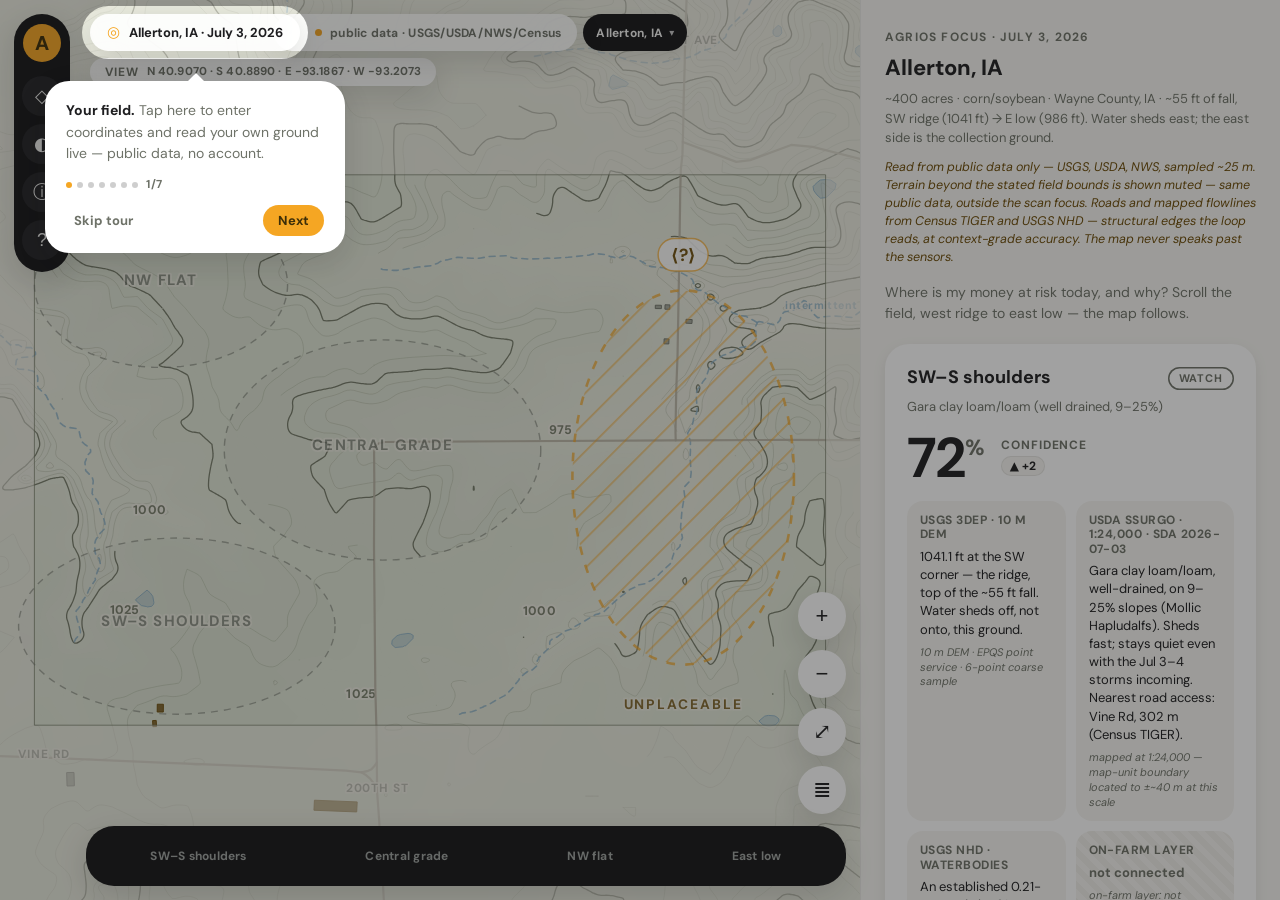
<file: index.html>
<!DOCTYPE html>
<html lang="en">
<head>
  <meta charset="utf-8">
  <meta http-equiv="refresh" content="0; url=focus-r2/index.html">
  <title>AGRIOS Focus</title>
</head>
<body>
  <p>Opening AGRIOS Focus… <a href="focus-r2/index.html">continue</a></p>
</body>
</html>
</file>
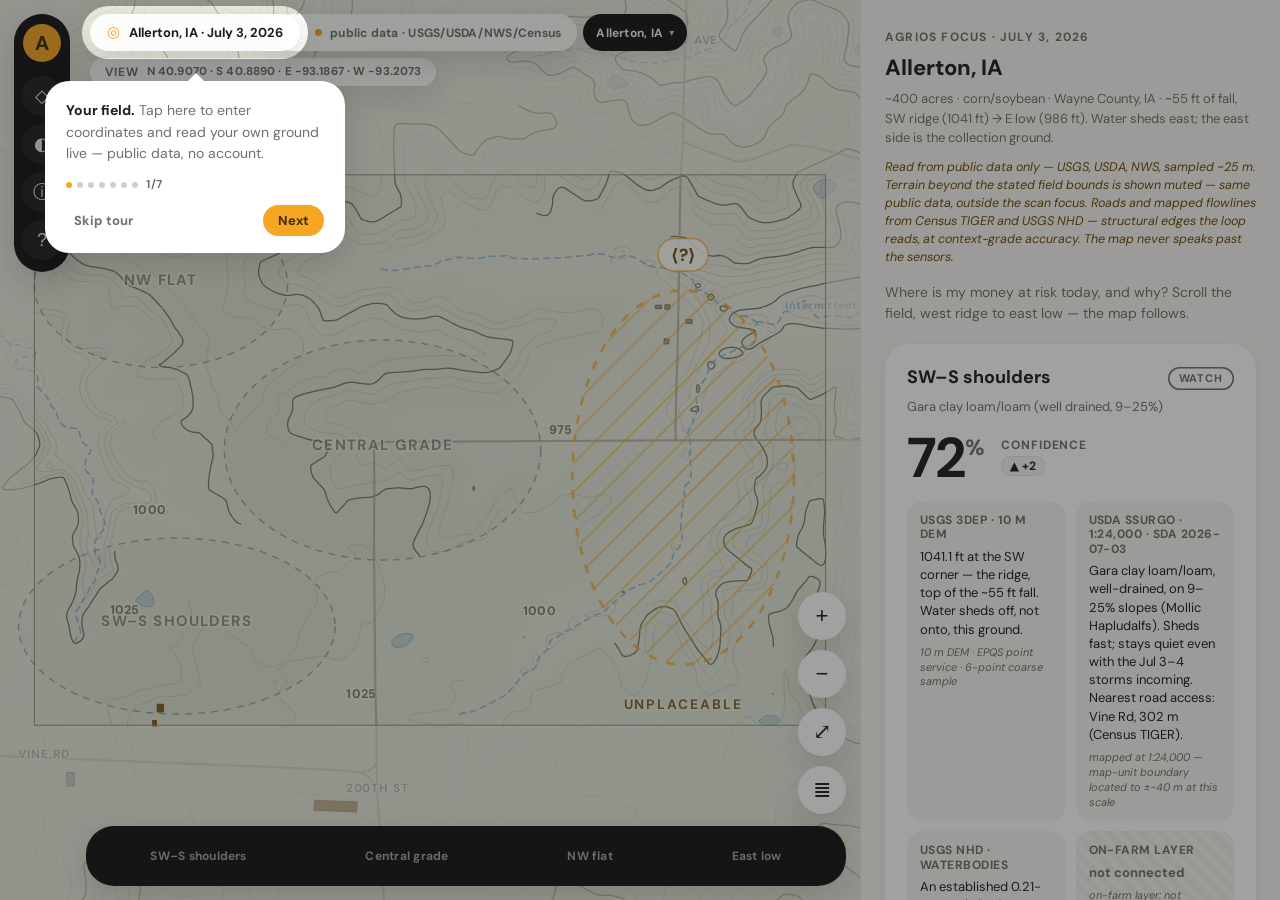
<file: focus-r2/index.html>
<!doctype html>
<html lang="en">
<head>
<meta charset="utf-8">
<meta name="viewport" content="width=device-width, initial-scale=1, viewport-fit=cover">
<title>AGRIOS Focus — Allerton, IA · R2</title>
<link rel="preconnect" href="https://fonts.googleapis.com">
<link rel="preconnect" href="https://fonts.gstatic.com" crossorigin>
<link href="https://fonts.googleapis.com/css2?family=DM+Sans:opsz,wght@9..40,400;9..40,500;9..40,700;9..40,800&display=swap" rel="stylesheet">
<link rel="stylesheet" href="focus-r2.css?v=36">
</head>
<body>

<!-- ===== Persistent light map hero (never scrolls away) ===== -->
<main id="stage">
  <div id="map-popover" class="map-popover" role="dialog" aria-label="Held-open flag summary" hidden>
    <p class="map-popover-title"></p>
    <p class="map-popover-brief"></p>
    <button class="map-popover-go">Read why ↓</button>
  </div>
  <div id="focus-map" class="map-hero" aria-label="Field map"></div>

  <!-- Locked pill group (top-left): field/date label + provenance chip as one
       instrument — where/when on the left, what-it's-read-from on the right.
       The left pill overlaps the right (R2 double-pill), provenance stays a
       button opening the sources dialog. -->
  <div class="pill-group" aria-label="Field, date and data sources">
    <div class="pill-row">
      <button id="field-pill" class="field-pill" aria-haspopup="dialog" aria-label="Field and date — open field, date and location dialog">
        <span class="field-pill-glyph" aria-hidden="true">◎</span>
        <span class="field-pill-text" id="field-pill-text"></span>
      </button>
      <button id="prov-chip" class="prov-chip" aria-haspopup="dialog">
        <span class="prov-dot"></span><span class="prov-text">public data<span class="prov-text-long"> · USGS/USDA/NWS/Census</span></span>
      </button>
      <!-- Field chip: toggles the active field between the baked Allerton
           reading and the last live read. Hidden until a live read exists. -->
      <button id="field-chip" class="field-chip" hidden aria-label="Switch active field">
        <span class="field-chip-text" id="field-chip-text">Allerton, IA</span>
        <span class="field-chip-caret" aria-hidden="true">▾</span>
      </button>
    </div>
    <!-- Row 2: live view-bounds readout — the ACTUAL visible map bounds in
         decimal degrees, recomputed on every applyView (pan/zoom/wheel/drag/
         zone focus) by inverting the current view transform + slice math.
         Mobile (≤560px) collapses to a center-only readout that opens the
         Field & date dialog on tap (full bounds live inside it). -->
    <button id="view-bounds-pill" class="view-bounds-pill" aria-label="Live map view bounds — open field and date dialog for full bounds" aria-haspopup="dialog">
      <span class="view-bounds-label" aria-hidden="true">VIEW</span>
      <span class="view-bounds-text" id="view-bounds-text">
        <span class="vb-full" id="vb-full"></span><span class="vb-center" id="vb-center"></span>
      </span>
    </button>
  </div>

  <!-- Floating dark utility rail (left) -->
  <nav id="rail-nav" class="rail-nav" aria-label="AGRIOS utilities">
    <div class="logo-bubble" aria-hidden="true">A</div>
    <div class="rail-nav-group">
      <button id="rail-provenance" class="rail-nav-btn" aria-label="Provenance — sources and limits">
        <span class="rail-glyph">◇</span>
      </button>
      <button id="rail-theme" class="rail-nav-btn" aria-label="Light / dark" aria-pressed="false" title="Light / dark">
        <span class="rail-glyph" aria-hidden="true">◐</span>
      </button>
      <button id="rail-about" class="rail-nav-btn" aria-label="About AGRIOS Focus">
        <span class="rail-glyph">ⓘ</span>
      </button>
      <button id="rail-howto" class="rail-nav-btn" aria-label="How to use">
        <span class="rail-glyph">?</span>
      </button>
    </div>
  </nav>

  <!-- Floating white circular controls (right): zoom ± / recenter / layers -->
  <div class="map-controls" role="group" aria-label="Map controls">
    <button id="ctl-zoom-in"  class="ctl" aria-label="Zoom to active zone">+</button>
    <button id="ctl-zoom-out" class="ctl" aria-label="Zoom out to whole field">−</button>
    <button id="ctl-recenter" class="ctl" aria-label="Recenter on whole field">⤢</button>
    <button id="ctl-layers"   class="ctl" aria-label="Layers" aria-expanded="false">≣</button>
  </div>

  <!-- Layers panel (charger-filter-pattern rows) -->
  <aside id="layers-panel" class="layers-panel" aria-hidden="true" aria-label="Map layers">
    <p class="layers-title">Layers</p>
    <button class="layer-row layer-row--on" data-layer="terrain" aria-pressed="true">
      <span class="layer-name">Terrain tint</span><span class="layer-sub">hypsometric, low → high</span>
    </button>
    <button class="layer-row layer-row--on" data-layer="contours" aria-pressed="true">
      <span class="layer-name">Contours</span><span class="layer-sub">USGS 10 m · 5 ft / 25 ft index</span>
    </button>
    <button class="layer-row layer-row--on" data-layer="elevation-labels" aria-pressed="true">
      <span class="layer-name">Elevation labels</span><span class="layer-sub">index-contour ft values</span>
    </button>
    <button class="layer-row layer-row--on" data-layer="zones" aria-pressed="true">
      <span class="layer-name">Field zones</span><span class="layer-sub">SSURGO 1:24,000 · dashed ±40 m</span>
    </button>
    <button class="layer-row layer-row--on" data-layer="refusal" aria-pressed="true">
      <span class="layer-name">Refusal band</span><span class="layer-sub">east-low, held open</span>
    </button>
    <button class="layer-row layer-row--on" data-layer="structures" aria-pressed="true">
      <span class="layer-name">Roads, water &amp; buildings (Census/NHD/FEMA)</span><span class="layer-sub">roads solid; intermittent streams dashed; ditches dash-dot; perennial ponds solid fill; building footprints faint — context-grade, footprints not survey</span>
    </button>
    <button class="layer-row" data-layer="plots" aria-pressed="false">
      <span class="layer-name">Planting plots <span class="layer-draft">draft</span></span>
      <span class="layer-sub">speculative — derived from public terrain only; illustrative. Connect planter / yield / seed data to make this layer real.</span>
    </button>
    <!-- LIVE (computed) reads swap the Allerton-only rows above for these two.
         Shown only on .is-live (see CSS); default ON. -->
    <button class="layer-row layer-row--on layer-row--live" data-layer="computed-zones" aria-pressed="true">
      <span class="layer-name">Computed zones</span><span class="layer-sub">compound zones (drainage class × elevation band) · dotted-dash outlines</span>
    </button>
    <button class="layer-row layer-row--on layer-row--live" data-layer="held-open-flags" aria-pressed="true">
      <span class="layer-name">Held-open flags</span><span class="layer-sub">where the public data disagree — amber hatch, ⟨?⟩</span>
    </button>
    <!-- Surround context terrain (spec-surround-context-v1): shown only when a
         live read carried the failable surround ring (body.has-surround). -->
    <button class="layer-row layer-row--on layer-row--surround" data-layer="surround-terrain" aria-pressed="true">
      <span class="layer-name">Surround terrain</span><span class="layer-sub">context beyond the read core · coarse (3× core spacing) · context, not survey</span>
    </button>
  </aside>

  <!-- Plots footnote: visible only when the speculative plots layer is on -->
  <p id="plots-footnote" class="plots-footnote" hidden>Planting plots are <strong>speculative</strong> — derived from public terrain only, illustrative. Connect planter / yield / seed data to make this layer real.</p>

  <!-- ===== Desktop: scrolling right rail ===== -->
  <aside id="rail" class="rail" aria-label="Field narrative">
    <header class="rail-head">
      <p class="eyebrow">AGRIOS Focus · <span id="field-date"></span></p>
      <h1 id="field-name"></h1>
      <p class="field-sub" id="field-sub"></p>
      <p class="field-honesty" id="field-honesty"></p>
      <p class="rail-lead">Where is my money at risk today, and why? Scroll the field, west ridge to east low — the map follows.</p>
    </header>
    <div id="rail-cards" class="cards"></div>
    <footer class="rail-foot">
      <p>Priority tells you <em>where</em>. Confidence tells you whether to <em>act</em> or <em>look</em>. The map never speaks past the sensors.</p>
    </footer>
  </aside>
</main>

<!-- ===== Dark bottom dock: zone quick-nav chips (mobile hosts the sheet handle) ===== -->
<nav id="dock" class="dock" aria-label="Zone quick navigation">
  <!-- live reads have no zone reading — chips hide, this label shows (see .is-live rules) -->
  <span class="dock-live-label" aria-hidden="true">live read · facts only — no zone reading</span>
  <button class="dock-chip" data-zone="sw-s-shoulders"><span class="dock-chip-label">SW–S shoulders</span></button>
  <button class="dock-chip" data-zone="central-grade"><span class="dock-chip-label">Central grade</span></button>
  <button class="dock-chip" data-zone="nw-flat"><span class="dock-chip-label">NW flat</span></button>
  <button class="dock-chip" data-zone="east-low-compound"><span class="dock-chip-label">East low</span></button>
</nav>

<!-- ===== Mobile: draggable bottom sheet ===== -->
<section id="sheet" class="sheet" data-state="peek" aria-label="Field narrative sheet">
  <div id="sheet-handle" class="sheet-handle" role="button" tabindex="0" aria-label="Drag to expand the field narrative">
    <span class="grip"></span>
    <div class="sheet-peek">
      <span class="peek-label">Active zone</span>
      <span id="sheet-peek-zone" class="peek-zone"></span>
    </div>
  </div>
  <div id="sheet-scroll" class="sheet-scroll">
    <header class="sheet-head">
      <p class="eyebrow">AGRIOS Focus · <span class="field-date"></span></p>
      <h1 class="field-name"></h1>
      <p class="field-sub-m"></p>
      <p class="rail-lead">Scroll the field, west ridge to east low — the map behind follows.</p>
    </header>
    <div id="sheet-cards" class="cards"></div>
    <footer class="rail-foot">
      <p>Priority tells you <em>where</em>. Confidence tells you whether to <em>act</em> or <em>look</em>.</p>
    </footer>
  </div>
</section>

<!-- ===== Dialogs ===== -->
<div id="provenance-dialog" class="dialog" role="dialog" aria-modal="true" aria-labelledby="prov-title" aria-hidden="true">
  <div class="dialog-card">
    <button class="dialog-close" aria-label="Close">×</button>
    <h2 id="prov-title">Provenance</h2>
    <p class="dialog-lead">Every reading on this map comes from public data, fetched <strong id="prov-date"></strong>. Each source carries its own real resolution limit — the map is drawn no crisper than these support.</p>
    <ul id="prov-sources" class="prov-sources"></ul>
    <h3>Not connected</h3>
    <ul id="prov-unavailable" class="prov-unavailable"></ul>
    <p class="dialog-note"><strong>On-farm layer: not connected.</strong> AGRIOS Focus reads only public data here. The layers above need field sensors, the farmer's own records, or a soil pit — they are shown as unavailable, never faked.</p>
  </div>
</div>

<div id="about-dialog" class="dialog" role="dialog" aria-modal="true" aria-labelledby="about-title" aria-hidden="true">
  <div class="dialog-card">
    <button class="dialog-close" aria-label="Close">×</button>
    <h2 id="about-title">About AGRIOS Focus</h2>
    <p><strong>AGRIOS is not a smarter view of the farm; it is an honest one</strong> — an instrument that always says where it stands, refuses to speak past its reach, and asks for the farmer's eyes at the edge of what it can see.</p>
    <p>Enter coordinates and Focus reads that ground live from public sources — USGS elevation, USDA soils, NWS weather, Census roads, USGS hydrography — then runs the <strong>boundary loop</strong>: find the edges, see where they meet, rank what matters now by rules it prints for you. Where the sources genuinely disagree, it draws a ⟨?⟩ and holds the question open. That refusal is the product working, not failing.</p>
    <p>Every claim carries its instrument, its resolution limits, and its date. Name a field, state its bounds (your claim of record, drawn solid), and it becomes a place you can return to. The muted "not connected" tiles are honest empty sockets — soil probes, yield monitors, array telemetry light them up.</p>
    <p>Two kinds of reading, kept visibly distinct: the <strong>computed reading</strong> (geometry and printed rules, data-support counted, never invented confidence) and the <strong>analyst layer</strong> — a worked interpretation like the Allerton, Iowa example in the field switcher.</p>
    <p class="dialog-note">AGRIOS Focus · a FutureObjects instrument · public data only, read live · vanilla HTML/JS/SVG, no backend · <a href="https://futureobjects.substack.com" target="_blank" rel="noopener">futureobjects.substack.com</a></p>
  </div>
</div>

<div id="howto-dialog" class="dialog" role="dialog" aria-modal="true" aria-labelledby="howto-title" aria-hidden="true">
  <div class="dialog-card">
    <button class="dialog-close" aria-label="Close">×</button>
    <h2 id="howto-title">How to use</h2>
    <p>AGRIOS Focus reads your ground live from public data and shows you where to look. It does not tell you what to do — the deciding stays yours. No account, no sensors in the field.</p>

    <h3>1. Get a reading</h3>
    <p>Tap the field pill at the top-left and type your latitude and longitude. Press “Read this location.” AGRIOS pulls your ground live from public sources — elevation, soils, weather, water, roads. Give it a moment.</p>

    <h3>2. Read the screen</h3>
    <p>The land fills in as cream-to-sage bands between thin contour lines — low to high ground, close lines steep, wide lines flat. Dashed outlines split it into zones. Each zone label states only facts the map can prove: its soil, its elevation band, the compass octant it faces. On each zone card, one chip points your eyes: look-first (start here), look (worth a glance), or quiet (nothing stands out). Nothing here advises — it shows you where to look.</p>

    <h3>3. What the support count and ⟨?⟩ mean</h3>
    <p>Each zone card shows DATA SUPPORT as n/4 — how many of four public sources back that read. Four is well-supported; one is thin. It is a count of evidence, never a made-up percentage. A hatched amber ⟨?⟩ band means the sources genuinely disagree there, so AGRIOS holds the question open instead of averaging them into a false answer. That is the instrument working, not failing — a spot to go check yourself.</p>

    <h3>4. State your field (optional)</h3>
    <p>Name your field, frame it in view, and choose “use current view as bounds.” Your field draws as a solid rectangle — that edge is your claim of record. Terrain beyond it goes muted, because it is context, not your field. Dim “not connected” tiles are honest empty sockets, waiting for a sensor you have not placed yet. Saved fields wait in the switcher on the field pill, kept in this browser only.</p>

    <h3>5. Trust it to point, then go check</h3>
    <p>The zone cards are the computed reading: geometry plus printed rules and the n/4 count. The baked Allerton, Iowa field is different — an analyst reading, one person’s worked interpretation, kept visibly separate so you never mistake it for the raw instrument. Either way, Focus is context-grade, not survey-grade: an instrument for looking, not a substitute for walking the ground or a licensed measurement.</p>

    <p class="dialog-note">Focus sharpens where your attention goes; it does not decide for you. When it points, go look.</p>

    <!-- Onboarding tour (spec-onboarding-tour-v1) — the always-available relaunch
         path. Closes this dialog and starts the click-through spotlight tour.
         The tour points; this panel is the deeper dive it points to. -->
    <button type="button" id="howto-tour-launch" class="tour-relaunch">Show me around — the 60-second tour</button>
  </div>
</div>

<!-- Field & date — honest entry. Opens from the FIELD pill (row 1 left).
     Three sections: current field (stated + live view bounds), date (two real
     NWS days + honest note for any other), location (read this field, or the
     honest capability card for anywhere else). No network calls anywhere. -->
<div id="field-dialog" class="dialog" role="dialog" aria-modal="true" aria-labelledby="field-title" aria-hidden="true">
  <div class="dialog-card">
    <button class="dialog-close" aria-label="Close">×</button>
    <h2 id="field-title">Field &amp; date</h2>

    <!-- 1 · CURRENT FIELD -->
    <h3>Current field</h3>
    <ul class="field-facts">
      <li><span class="ff-k">Name</span><span class="ff-v" id="fd-name"></span></li>
      <li><span class="ff-k">Coordinates</span><span class="ff-v" id="fd-coords"></span></li>
      <li><span class="ff-k">Stated bounds</span><span class="ff-v" id="fd-stated"></span></li>
      <li><span class="ff-k">Acreage</span><span class="ff-v" id="fd-acreage"></span></li>
      <li><span class="ff-k">Current view</span><span class="ff-v" id="fd-view"></span></li>
    </ul>
    <p class="field-facts-note" id="fd-facts-note">Stated bounds are the field's fixed parcel (USGS/USDA extent). Current view is live — it tracks whatever you pan or zoom to on the map.</p>

    <!-- 2 · DATE -->
    <h3>Date</h3>
    <div class="date-chips" role="group" aria-label="Select a held forecast date">
      <button class="date-chip" id="date-chip-jul3" data-date="2026-07-03" aria-pressed="true"></button>
      <button class="date-chip" id="date-chip-jul4" data-date="2026-07-04" aria-pressed="false"></button>
    </div>
    <div class="date-day-facts" id="date-day-facts" hidden></div>
    <label class="date-input-row">
      <span class="date-input-label">Any other date</span>
      <input type="date" id="date-input" class="date-input" min="2020-01-01" max="2030-12-31">
    </label>
    <p class="date-window-cap" id="date-window-cap" hidden></p>
    <p class="date-missing" id="date-missing" hidden></p>

    <!-- 3 · LOCATION -->
    <h3>Location</h3>
    <div class="loc-inputs">
      <label class="loc-field">
        <span class="loc-label">Latitude</span>
        <input type="text" id="loc-lat" class="loc-input" inputmode="decimal" autocomplete="off">
      </label>
      <label class="loc-field">
        <span class="loc-label">Longitude</span>
        <input type="text" id="loc-lon" class="loc-input" inputmode="decimal" autocomplete="off">
      </label>
    </div>
    <p class="loc-msg" id="loc-msg" hidden></p>
    <button id="loc-read" class="loc-read-btn">Read this location</button>

    <!-- Live-read progress panel — R2 rows per source (live counts, spinner →
         check/cross), Cancel, and (on failure) a Retry offer. Built by JS. -->
    <div class="live-progress" id="live-progress" hidden aria-live="polite"></div>

    <!-- Honest capability card — shown for ANY off-field coordinates. Not an
         error style: an informational --surface-warm card listing the 5 real
         sources a live AGRIOS would fetch, and the honest pipeline line. -->
    <div class="capability-card" id="capability-card" hidden>
      <p class="cap-lead" id="cap-lead"></p>
      <ul class="cap-sources">
        <li><span class="cap-src">USGS 3DEP EPQS</span><span class="cap-src-line">elevation grid</span></li>
        <li><span class="cap-src">USDA SSURGO</span><span class="cap-src-line">soils</span></li>
        <li><span class="cap-src">NWS gridpoint</span><span class="cap-src-line">forecast</span></li>
        <li><span class="cap-src">Census TIGER</span><span class="cap-src-line">roads</span></li>
        <li><span class="cap-src">USGS NHD</span><span class="cap-src-line">flowlines &amp; waterbodies</span></li>
      </ul>
      <p class="cap-closing">The fetch pipeline exists (agrios-boundary-scout); it needs a live session, not a static file.</p>
      <p class="cap-network" id="cap-network" hidden></p>
    </div>

    <!-- 4 · SAVE THIS FIELD (spec-saved-fields-v1 §4) — visible only when a
         LIVE read is active (body.is-live; JS toggles #save-field-section).
         Name it, bound it, annotate it, save it. Stated bounds are the FARMER'S
         claim of record → rendered exactly like Allerton's parcel (wash + solid
         boundary + parcel framing). No drawing tools in v1: frame the field by
         pan/zoom then "Use current view as bounds", or type N/S/E/W directly. -->
    <section id="save-field-section" class="save-field" hidden aria-label="Save this field">
      <h3 id="save-field-heading">Save this field</h3>
      <p class="save-field-hint" id="save-field-hint" hidden>Run a live read first — enter coordinates above and press “Read this location.” A read of your own ground can then be named, given stated bounds, and saved here. (Allerton is the baked worked example — it stays as-is.)</p>
      <p class="save-field-sub" id="save-field-sub">Name this live read so it becomes a place you know — then, if you like, state its bounds (your claim of record, drawn solid).</p>

      <label class="loc-field save-field-row">
        <span class="loc-label">Name <span class="save-req" aria-hidden="true">· required</span></span>
        <input type="text" id="save-name" class="loc-input" maxlength="40" autocomplete="off" placeholder="Home place">
      </label>
      <label class="loc-field save-field-row">
        <span class="loc-label">Note <span class="save-opt" aria-hidden="true">· optional</span></span>
        <input type="text" id="save-note" class="loc-input" maxlength="140" autocomplete="off" placeholder="corn/soybean · rented · tile map in shed…">
      </label>

      <!-- BOUNDS block -->
      <div class="save-bounds" aria-label="Stated bounds">
        <p class="save-bounds-status" id="save-bounds-status">No bounds stated — this field renders live, no wash. State bounds to draw your claim.</p>
        <button type="button" id="save-bounds-use" class="save-bounds-use">Use current view as bounds</button>
        <div class="save-bounds-grid">
          <label class="save-bounds-field"><span class="save-bounds-k">N</span><input type="text" id="save-bounds-n" class="save-bounds-input" inputmode="decimal" autocomplete="off"></label>
          <label class="save-bounds-field"><span class="save-bounds-k">S</span><input type="text" id="save-bounds-s" class="save-bounds-input" inputmode="decimal" autocomplete="off"></label>
          <label class="save-bounds-field"><span class="save-bounds-k">E</span><input type="text" id="save-bounds-e" class="save-bounds-input" inputmode="decimal" autocomplete="off"></label>
          <label class="save-bounds-field"><span class="save-bounds-k">W</span><input type="text" id="save-bounds-w" class="save-bounds-input" inputmode="decimal" autocomplete="off"></label>
        </div>
        <button type="button" id="save-bounds-clear" class="save-bounds-clear">Clear bounds</button>
      </div>

      <p class="save-msg" id="save-msg" hidden></p>
      <button type="button" id="save-field-btn" class="loc-read-btn">Save this field</button>
    </section>
  </div>
</div>

<!-- ===== Field switcher panel (spec-saved-fields-v1 §4) — opens from the field
     chip (#field-chip). R2 charger-row list: Allerton (worked example · analyst
     layer) + saved fields + the current unsaved read if any. Row tap restores
     from the read cache instantly (setField). Row × deletes the registry entry
     only (confirm inline). Built by JS (populated on open). ===== -->
<aside id="field-switcher" class="field-switcher" hidden aria-label="Switch field" role="menu">
  <p class="switcher-title">Fields</p>
  <div id="switcher-list" class="switcher-list"></div>
  <!-- spec-switcher-a11y-v1 §6: a quiet keyboard hint at the panel's foot.
       aria-hidden because SRs already get the real contract from the roles
       (menu/menuitem) + roving tabindex — this is a sighted-keyboard nudge
       only, and it's noise on touch (hidden under pointer:coarse in CSS). -->
  <p class="switcher-kbd-hint" aria-hidden="true">↑↓ move · Enter switch · Delete remove</p>
</aside>

<!-- ===== Scripts (baked; no fetch, file:// safe) ===== -->
<script src="dem-grid.js?v=3"></script>
<script src="dem-grid-ext.js?v=3"></script>
<script src="boundaries.js?v=3"></script>
<script src="data.js?v=8"></script>
<script src="engine.js?v=7"></script>
<script src="live.js?v=8"></script>
<script src="fields.js?v=1"></script>
<script src="focus-r2.js?v=38"></script>
<script>
/* Bootstrap: build the zone cards from FOCUS_DATA into both the desktop rail
 * and the mobile sheet, wire the header + provenance dialog, then init the map.
 * The renderer emits ONLY fixed labels + data field values — it cannot cheat. */
(function () {
  "use strict";
  var D = window.FOCUS_DATA;

  function delta(n) {
    if (n > 0) return { cls: "up", txt: "▲ +" + n };
    if (n < 0) return { cls: "down", txt: "▼ " + n };
    return { cls: "flat", txt: "— 0" };
  }

  /* Signals render as STAT TILES (label + value minicards). The instrument is
   * the tile label; the reading is the value; conditions are the muted footnote.
   * The competing interpretations (east low) render as read tiles below. */
  function signalTile(s) {
    return '<div class="stat-tile">' +
      '<p class="stat-label">' + s.instrument + '</p>' +
      '<p class="stat-value">' + s.reading + '</p>' +
      '<p class="stat-cond">' + s.conditions + '</p>' +
    '</div>';
  }

  /* The thin-line probe-in-soil illustration (seat-diagram style): 1.75px
   * --ink-2 strokes, amber highlights, two labeled callouts. Ground-truth ask. */
  function probeIllustration() {
    return '' +
    '<svg class="probe-illo" viewBox="0 0 320 180" role="img" ' +
      'aria-label="Thin-line drawing: a soil probe pushed into the ground, with two callouts — probe here, or tell it where it ponds.">' +
      '<defs></defs>' +
      // ground line + soil fill hatch region
      '<line class="illo-stroke" x1="20" y1="96" x2="300" y2="96"/>' +
      '<path class="illo-soil" d="M20 96 Q90 104 160 100 T300 98 L300 150 L20 150 Z"/>' +
      // the probe: shaft into ground, T-handle on top
      '<line class="illo-stroke" x1="128" y1="34" x2="128" y2="140"/>' +
      '<line class="illo-stroke" x1="108" y1="34" x2="148" y2="34"/>' +
      // amber tip where it reads
      '<circle class="illo-accent-fill" cx="128" cy="140" r="4.5"/>' +
      '<line class="illo-accent" x1="122" y1="128" x2="128" y2="140"/>' +
      '<line class="illo-accent" x1="134" y1="128" x2="128" y2="140"/>' +
      // callout 1: probe here (amber) — to the tip
      '<line class="illo-lead" x1="128" y1="140" x2="205" y2="128"/>' +
      '<circle class="illo-accent-fill" cx="205" cy="128" r="3"/>' +
      '<text class="illo-label illo-label--accent" x="212" y="132">probe here</text>' +
      // callout 2: or tell it where it ponds — to a low pool on the ground
      '<path class="illo-accent" d="M228 92 q14 6 28 0" fill="none"/>' +
      '<line class="illo-lead" x1="242" y1="92" x2="242" y2="66"/>' +
      '<circle class="illo-dot" cx="242" cy="66" r="3"/>' +
      '<text class="illo-label" x="236" y="58" text-anchor="end">or tell it where</text>' +
      '<text class="illo-label" x="236" y="70" text-anchor="end">it ponds</text>' +
    '</svg>';
  }

  function refusalBlock(z) {
    var reads = z.refusal.reads.map(function (r) {
      return '<div class="read-tile">' +
        '<span class="read-tag">' + r.tag + '</span>' +
        '<p class="read-claim">' + r.claim + '</p>' +
        '<p class="read-support">' + r.support + '</p>' +
      '</div>';
    }).join("");
    return '<div class="refusal-block">' +
      '<p class="refusal-flag">' + z.refusal.line + '</p>' +
      '<p class="refusal-why">' + z.refusal.why + '</p>' +
      '<div class="reads">' + reads + '</div>' +
      '<p class="refusal-cannot"><strong>' + z.refusal.cannotDecide + '</strong></p>' +
      '<p class="refusal-ask">' + z.refusal.ask + '</p>' +
      '<figure class="probe-fig">' + probeIllustration() +
        '<figcaption>Ground truth the instrument is asking for.</figcaption></figure>' +
    '</div>';
  }

  /* Weather stat card — real NWS forecast, from field-scan-allerton.md. A thin-
   * line sun/storm glyph + the real 90° hero + storm note. Real values only. */
  function weatherCard() {
    // Values come from FORECASTS[the default day] — never a literal, so the
    // Field & date dialog can re-render the tile for the OTHER real day by
    // reading the same structure. No parsing, no fabrication.
    var f = D.forecasts["2026-07-03"];
    return '<div class="weather-card">' +
      '<svg class="wx-glyph" viewBox="0 0 44 44" role="img" aria-label="Sun behind a storm cloud">' +
        '<circle class="wx-sun" cx="16" cy="15" r="7"/>' +
        '<line class="wx-ray" x1="16" y1="3" x2="16" y2="6"/>' +
        '<line class="wx-ray" x1="6" y1="7" x2="8" y2="9"/>' +
        '<line class="wx-ray" x1="3" y1="16" x2="6" y2="16"/>' +
        '<path class="wx-cloud" d="M16 30 a7 7 0 0 1 7-7 a8 8 0 0 1 15 2 a6 6 0 0 1 -1 12 H17 a6 6 0 0 1 -1 -12 Z"/>' +
        '<line class="wx-bolt" x1="24" y1="36" x2="21" y2="42"/>' +
        '<line class="wx-bolt" x1="30" y1="36" x2="27" y2="42"/>' +
      '</svg>' +
      '<div class="wx-body">' +
        '<p class="wx-hero"><span class="wx-hero-num">' + f.tempF + '</span><span class="wx-deg">°F</span></p>' +
        '<p class="wx-line">' + f.line + '</p>' +
        '<p class="wx-sub">' + f.sub + '</p>' +
      '</div>' +
    '</div>';
  }

  function priorityChip(p) {
    return '<span class="prio prio--' + p + '">' + p + '</span>';
  }

  function cardHTML(z) {
    var d = delta(z.confidenceDelta);
    var tiles = z.signals.map(signalTile).join("");
    // muted on-farm stat tile marked exactly "not connected"
    var onFarmTile = '<div class="stat-tile stat-tile--muted">' +
      '<p class="stat-label">On-farm layer</p>' +
      '<p class="stat-value stat-value--muted">not connected</p>' +
      '<p class="stat-cond">' + D.onFarmLine + '</p>' +
    '</div>';
    var wx = (z.id === "east-low-compound") ? weatherCard() : "";
    var refusal = z.refusal ? refusalBlock(z) : "";

    return '<article class="zone-card' + (z.resolvable ? '' : ' zone-card--refusal') + '" ' +
        'data-zone="' + z.id + '" data-peek="' + z.name + ' · ' + z.priority + ' · ' + z.confidence + '%" ' +
        'tabindex="0" role="button" aria-label="' + z.name + ', ' + z.priority + ' priority, confidence ' + z.confidence + ' percent. Focus this zone.">' +
      '<header class="card-head">' +
        '<h2 class="card-name">' + z.name + '</h2>' +
        priorityChip(z.priority) +
      '</header>' +
      '<p class="card-soil">' + z.soil + '</p>' +
      // confidence as the HERO display numeral + delta chip
      '<div class="conf-row">' +
        '<div class="conf-hero">' +
          '<span class="conf-num">' + z.confidence + '</span><span class="conf-pct">%</span>' +
        '</div>' +
        '<div class="conf-meta">' +
          '<span class="conf-label">confidence</span>' +
          '<span class="conf-delta ' + d.cls + '">' + d.txt + '</span>' +
          (z.resolvable ? '' : '<span class="conf-note">rising toward a more exact not-knowing</span>') +
        '</div>' +
      '</div>' +
      wx +
      '<div class="stat-tiles">' + tiles + onFarmTile + '</div>' +
      refusal +
      '<p class="loop-note">' + z.loopNote + '</p>' +
    '</article>';
  }

  // buildAllerton() (re-runnable): fills the rail/sheet with the worked Allerton
  // reading + header/pill/provenance. Registered with the renderer so switching
  // the field chip back from a live read restores it EXACTLY (setField(null)).
  function buildAllerton() {
    var cardsHTML = D.zones.map(cardHTML).join("");
    var railMount = document.getElementById("rail-cards");
    var sheetMount = document.getElementById("sheet-cards");
    if (railMount) railMount.innerHTML = cardsHTML;
    if (sheetMount) sheetMount.innerHTML = cardsHTML;

    // header fields + field-label pill ("Allerton, IA · July 3, 2026")
    document.getElementById("field-name").textContent = D.field.name;
    document.getElementById("field-date").textContent = D.field.dateLabel;
    document.getElementById("field-sub").textContent = D.field.acreage + " · " + D.field.gradient;
    document.getElementById("field-honesty").textContent = D.field.honesty;
    document.getElementById("field-pill-text").textContent = D.field.name + " · " + D.field.dateLabel;
    document.querySelector(".field-name").textContent = D.field.name;
    document.querySelectorAll(".field-date").forEach(function (el) { el.textContent = D.field.dateLabel; });
    document.querySelector(".field-sub-m").textContent = D.field.acreage;
    var peek = document.getElementById("sheet-peek-zone"); if (peek) peek.textContent = D.field.name;

    // provenance dialog (baked Allerton sources)
    document.getElementById("prov-date").textContent = D.provenance.fetched;
    document.getElementById("prov-sources").innerHTML = D.provenance.sources.map(function (s) {
      return '<li><span class="prov-name">' + s.name + '</span>' +
             '<span class="prov-detail">' + s.detail + '</span>' +
             '<span class="prov-limit">limit: ' + s.limit + '</span></li>';
    }).join("");
    document.getElementById("prov-unavailable").innerHTML = D.provenance.unavailable.map(function (u) {
      return '<li>' + u + '</li>';
    }).join("");
  }

  if (window.AGRIOS_FOCUS_R2) window.AGRIOS_FOCUS_R2.registerAllertonContent(buildAllerton);
  buildAllerton();

  // init the map + all interaction wiring
  if (window.AGRIOS_FOCUS_R2) window.AGRIOS_FOCUS_R2.init(window.DEM_GRID_EXT.grid);
})();
</script>
</body>
</html>
</file>
<file: focus-r2/focus-r2.css>
/* =============================================================================
 * AGRIOS Focus — R2 styles.
 * A warm, light, physical world (sage/cream hypsometric map) with floating dark
 * instruments on top (rail, dock), everything a pill or a soft card, one amber
 * accent, big friendly confidence numerals, thin-line illustration.
 *
 * Every color / radius / shadow / type value comes from design/r2/tokens.css —
 * NOT invented here. Amber = attention; red (--alarm) is absent by default.
 * Mobile-first: base rules are the mobile layout; >720px adds the desktop shell.
 * ========================================================================== */

:root {
  /* ---- copied verbatim from design/r2/tokens.css (the design authority) ---- */
  /* terrain + map */
  --terrain-low: #EFEDE3;
  --terrain-high: #DDE5D3;
  --wash-fill: var(--terrain-low); /* outside-bounds mute: light lightens strokes toward paper */
  --wash-alpha: 0.55;
  --contour: #9AA08C;
  --contour-index: #6F7562;
  --road: #B9B3A4;   /* structural: Census TIGER local roads (solid) */
  --water: #8FB3C7;  /* structural: USGS NHD flowlines (46003 dashed, 55800 faint) */

  /* surfaces */
  --surface: #FFFFFF;
  --surface-warm: #F7F6F2;
  --surface-translucent: rgba(255, 255, 255, 0.88);

  /* dark instruments */
  --dock: #161618;
  --dock-2: #242427;
  --on-dock: #F4F4F2;
  --on-dock-2: #9FA3A0;

  /* ink */
  --ink: #1E1E20;
  --ink-2: #6E7268;

  /* accents */
  --accent: #F5A623;
  --accent-ink: #3D2E08;   /* text ON SOLID amber only */
  --accent-text: #6B4A06;  /* amber-family text on tint/plain surfaces (theme-aware) */
  --float-border: rgba(30, 30, 32, 0);  /* dark theme lifts this to a visible hairline */
  --accent-tint: rgba(245, 166, 35, 0.16);
  --puck: #3B82F6;
  --alarm: #D64545; /* reserved; absent by default */

  /* hairline/border tint: the RGB channel behind the repeated rgba(--line, x)
     hairlines (rows, footers, chip borders). Flips per-theme so borders read
     correctly on dark surfaces instead of vanishing or over-darkening. */
  --line: 30, 30, 32;
  /* the diagonal-stripe hatch color for the muted on-farm tile (derived from
     --surface-warm's family; distinct per theme so the hatch stays visible) */
  --stripe: #F1EFE9;

  /* shape */
  --r-pill: 999px;
  --r-panel: 28px;
  --r-card: 24px;
  --r-row: 16px;

  /* elevation */
  --shadow-float: 0 10px 30px rgba(20, 20, 20, 0.14);
  --shadow-soft: 0 4px 14px rgba(20, 20, 20, 0.08);

  /* type (DM Sans loaded by the page) */
  --font: 'DM Sans', system-ui, sans-serif;
  --label: 700 12px/1.3 var(--font);
  --body: 400 15px/1.5 var(--font);
  --title: 700 18px/1.3 var(--font);
  --section: 800 22px/1.25 var(--font);
  --display: 700 56px/1 var(--font);

  /* float inset */
  --inset: 14px;

  /* layout */
  --rail-w: 400px;
  --dock-h: 60px;
}

/* =============================================================================
 * DARK THEME — gated on [data-theme="dark"] on <html>. Light is default (the
 * R2 identity); dark is explicit opt-in via the rail toggle, never auto-follows
 * prefers-color-scheme. All chrome re-themes purely through these var overrides
 * — nothing else in this file should carry a light-only literal color.
 * --dock/--dock-2/--on-dock/--accent/--accent-ink stay the same (dark
 * instruments were already dark; amber still pops). The map terrain re-tints
 * separately in JS via retintMap() (bands/base-rect/wash are inline SVG attrs
 * computed from the DEM at render time, not pure CSS).
 * ========================================================================== */
html[data-theme="dark"] {
  --accent-text: #F2B45A;  /* light amber: readable on dark tint/surfaces */
  --float-border: rgba(244, 244, 242, 0.18);  /* floating surfaces need an edge on dark terrain */
  --surface-translucent: rgba(34, 36, 38, 0.86);  /* lifted slightly off the terrain */
  --terrain-low: #1A1B18;
  --terrain-high: #2E3428;
  --wash-fill: #000000; /* a dark veil over REAL surround terrain (spec-surround-context-v1 guarantees there is
     terrain out there to dim — the earlier black-wash failure was a no-data void, not the color). Black halves
     the surround's luminance for an OBVIOUS inside/outside step while strokes keep half their brightness —
     dark enough to contrast, transparent enough to read the topo (Adam's spec, round five). */
  --wash-alpha: 0.5;
  --contour: #7E8470;
  --contour-index: #C9CDBB;
  --road: #4A4B45;
  --water: #5E7E96;

  --surface: #1E1F21;
  --surface-warm: #26272A;

  --ink: #ECEDEA;
  --ink-2: #9EA29B;

  --accent-tint: rgba(245, 166, 35, 0.20);

  --shadow-float: 0 10px 30px rgba(0, 0, 0, 0.5);
  --shadow-soft: 0 4px 14px rgba(0, 0, 0, 0.35);

  /* hairlines lighten against dark surfaces instead of using dark-on-dark ink */
  --line: 236, 237, 234;
  /* muted-tile hatch stripe: a touch lighter than --surface-warm, dark-safe */
  --stripe: #303234;
}

* { box-sizing: border-box; }

html, body {
  margin: 0; padding: 0;
  background: var(--terrain-low);
  color: var(--ink);
  font-family: var(--font);
  font-size: 16px;
  line-height: 1.5;
  -webkit-font-smoothing: antialiased;
  overflow: hidden;              /* the map hero owns the viewport; content scrolls inside sheet/rail */
  overscroll-behavior: none;
}

/* =============================================================================
 * MAP HERO — persistent, full-bleed, LIGHT. Never scrolls away (fixed).
 * ========================================================================== */
#stage { position: fixed; inset: 0; }

.map-hero { position: absolute; inset: 0; background: var(--terrain-low); }
.map-hero .fieldmap {
  width: 100%; height: 100%; display: block;
  cursor: grab;                 /* free pan affordance */
  touch-action: none;           /* let pointer events drive pan/pinch, not scroll */
}
.map-hero .fieldmap.dragging { cursor: grabbing; }

/* ---- hypsometric bands: filled level sets, cream → sage ---- */
.band { shape-rendering: geometricPrecision; }

/* ---- contours: smooth Catmull-Rom, thin, on light terrain ---- */
.contour {
  stroke: var(--contour);
  stroke-width: 0.7;
  stroke-opacity: 0.47;
  vector-effect: non-scaling-stroke;   /* stay thin under pan/zoom */
  fill: none;
  stroke-linecap: round; stroke-linejoin: round;
}
.contour-index {
  stroke: var(--contour-index);
  stroke-width: 1.3;
  stroke-opacity: 0.92;
}
.contour-label {
  fill: var(--contour-index);
  font: 700 10px/1 var(--font);
  letter-spacing: .02em;
  opacity: 0.9;
  text-anchor: middle;
  paint-order: stroke;
  stroke: var(--terrain-low);
  stroke-width: 3px;
  stroke-linejoin: round;
}

/* contour draw-in on load (reduced-motion-gated below) */
@media (prefers-reduced-motion: no-preference) {
  .contour {
    stroke-dasharray: 1400;
    stroke-dashoffset: 1400;
    animation: draw 1.1s ease forwards;
    animation-delay: var(--draw-delay, 0s);
  }
  @keyframes draw { to { stroke-dashoffset: 0; } }
}

.pan { transition: transform 720ms cubic-bezier(.22,.61,.36,1); }
@media (prefers-reduced-motion: reduce) {
  .pan { transition: none; }
  .contour { animation: none; stroke-dashoffset: 0; }
}

/* ---- structural boundaries: roads (Census TIGER) + streams (USGS NHD) ----
   Rendered ABOVE contours but BELOW the outside-wash, so surround roads/streams
   are muted with the surround terrain. Context-grade accuracy, not survey. */
.structures { pointer-events: none; }
.road-line {
  stroke: var(--road);
  stroke-width: 2.2;
  stroke-opacity: 0.9;
  vector-effect: non-scaling-stroke;   /* single solid line, stays constant width */
  fill: none;
  stroke-linecap: round; stroke-linejoin: round;
}
.road-label {
  fill: var(--ink-2);
  font: 700 9.5px/1 var(--font);
  letter-spacing: .07em;
  text-transform: uppercase;
  text-anchor: middle;
  paint-order: stroke;
  stroke: var(--terrain-low);
  stroke-width: 2.5px;
  stroke-linejoin: round;
  opacity: 0.85;
}
.stream-line {
  stroke: var(--water);
  stroke-width: 1.6;
  vector-effect: non-scaling-stroke;
  fill: none;
  stroke-linecap: round; stroke-linejoin: round;
}
.stream-line--intermittent { stroke-dasharray: 6 5; stroke-opacity: 0.85; }  /* NHD FCODE 46003 */
.stream-line--artificial  { stroke-width: 1.1; stroke-opacity: 0.5; }        /* NHD FCODE 55800 */
.stream-line--ditch { stroke-width: 1.1; stroke-opacity: 0.7; stroke-dasharray: 2 3 6 3; }  /* NHD CanalDitch 33600–33603 (spec §4) */

/* Building footprints — FEMA/ORNL USA Structures (spec §1). Small neutral
   polygons UNDER roads/streams: faint --ink-2 fill + thin non-scaling solid
   outline. Tokens only, so both themes track. Occupancy-class Agriculture gets
   a slightly stronger fill so the ag structures read a touch darker. */
.building-shape {
  /* footprints must READ as buildings at field scale (0.18 vanished into the
     sage — Adam saw "no buildings", 2026-07-05). Solid little blocks, like
     R2 map buildings; the surround wash still mutes the out-of-bounds ones. */
  fill: var(--ink-2);
  fill-opacity: 0.55;
  stroke: var(--ink-2);
  stroke-width: 1;
  stroke-opacity: 0.9;
  vector-effect: non-scaling-stroke;
}
.building-shape--ag { fill-opacity: 0.8; fill: var(--accent-text); stroke: var(--accent-text); }
.pond-shape {
  /* NHD Waterbody, FCODE 39004 (perennial) — established water renders SOLID,
     not dashed: permanence drawn the way we draw certainty. */
  fill: var(--water);
  fill-opacity: 0.35;
  stroke: var(--water);
  stroke-width: 1;
  stroke-opacity: 0.9;
  vector-effect: non-scaling-stroke;
}
.stream-tag {
  fill: var(--water);
  font: 700 8.5px/1 var(--font);
  letter-spacing: .04em;
  text-anchor: middle;
  paint-order: stroke;
  stroke: var(--terrain-low);
  stroke-width: 2.5px;
  stroke-linejoin: round;
  opacity: 0.8;
}

/* ---- outside mute wash: real surround terrain, rendered secondary ---- */
/* even-odd path (canvas minus parcel) painted OVER terrain+contours+structures,
   UNDER zones/refusal/labels. The surround stays visible but clearly secondary. */
/* fill-opacity is THEME-AWARE (--wash-alpha): a light wash over dark contour
   strokes can afford 0.55, but the dark theme's dark wash over LIGHT strokes
   crushed them invisible (Adam, 2026-07-05) -- dark dims less (0.34). The CSS
   rule outranks the inline fill-opacity attr and re-resolves on theme flip. */
.outside-wash { pointer-events: none; fill: var(--wash-fill); fill-opacity: var(--wash-alpha); }

/* ---- parcel boundary: thin SOLID hairline — a STATED bound, not sensed ---- */
.parcel-boundary {
  vector-effect: non-scaling-stroke;   /* stay a hairline under pan/zoom */
  pointer-events: none;
}

/* ---- zone regions: dashed --ink-2 approximate outlines (±40 m) ---- */
.zone-region { cursor: pointer; }
.zone-outline {
  fill: rgba(var(--line), 0.015);
  stroke: var(--ink-2);
  stroke-width: 1.4;
  stroke-opacity: 0.55;
  stroke-dasharray: 7 6;
  vector-effect: non-scaling-stroke;
  transition: stroke-opacity .3s, fill .3s, stroke .3s;
}
.zone-label {
  fill: var(--ink-2);
  font: 700 12px/1 var(--font);
  letter-spacing: .08em;
  text-anchor: middle;
  text-transform: uppercase;
  opacity: 0.7;
  pointer-events: none;
  paint-order: stroke;
  stroke: var(--terrain-low);
  stroke-width: 3px;
  stroke-linejoin: round;
  transition: opacity .3s, fill .3s;
}
.zone-region.zone-hover .zone-outline { stroke-opacity: 0.85; }
.zone-active .zone-outline { stroke: var(--accent); stroke-opacity: 1; fill: var(--accent-tint); }
.zone-active .zone-label { fill: var(--ink); opacity: 1; }
.zone-dim { opacity: 0.45; }
@media (prefers-reduced-motion: reduce) {
  .zone-outline, .zone-label { transition: none; }
}

/* ---- LIVE-READ COLLECTION-LOW REGION (the ONE computed flag) --------------
 * A NEUTRAL dashed outline + a neutral computed-flag chip. Deliberately NOT the
 * accent/priority language and NOT the refusal hatch — it is a computed flag,
 * not a judgment and not a priority. --ink-2 throughout, no active state. */
.collow-outline {
  fill: rgba(var(--line), 0.02);
  stroke: var(--ink-2);
  stroke-width: 1.4;
  stroke-opacity: 0.6;
  stroke-dasharray: 6 5;
  vector-effect: non-scaling-stroke;
}
.collow-chip-bg {
  fill: var(--surface-translucent);
  stroke: var(--ink-2);
  stroke-width: 1.1;
  stroke-opacity: 0.6;
}
.collow-chip-text {
  fill: var(--ink-2);
  font: 700 11px/1 var(--font);
  letter-spacing: .04em;
  text-anchor: middle;
}

/* ---- THE REFUSAL: amber fuzzy hatched band, never red, never a line/pin ---- */
.refusal-band { cursor: pointer; }
.refusal-fill { transition: opacity .3s; }
.refusal-chip-bg {
  fill: var(--surface-translucent);
  stroke: var(--accent);
  stroke-width: 1.2;
  stroke-opacity: 0.7;
}
.refusal-mark {
  fill: var(--accent-text);
  font: 700 14px/1 var(--font);
  text-anchor: middle;
  opacity: 0.95;
}
.refusal-band-label {
  fill: var(--accent-text);
  font: 700 11px/1 var(--font);
  letter-spacing: .14em;
  text-transform: uppercase;
  text-anchor: middle;
  opacity: 0.8;
  paint-order: stroke;
  stroke: var(--terrain-low);
  stroke-width: 2.5px;
}
.refusal-band.zone-active .refusal-fill { opacity: 1; }
.refusal-band.zone-active .refusal-mark { opacity: 1; }

/* =============================================================================
 * SPECULATIVE PLANTING PLOTS — the honest speculative layer (spec §5).
 * Reads as DRAFT, never as data: very light neutral ink-2 fills, dotted
 * non-scaling outlines, class NAMES only (no numbers), a SPECULATIVE corner
 * tag. Default OFF (group display:none set in JS). Refusal outranks it.
 * ========================================================================== */
.plots-layer { pointer-events: none; }   /* speculation is not a click target */
.plot-fill { stroke: none; }
.plot-fill--low    { fill: var(--ink-2); fill-opacity: 0.06; }
.plot-fill--mid    { fill: var(--ink-2); fill-opacity: 0.10; }
.plot-fill--upland { fill: var(--ink-2); fill-opacity: 0.14; }
.plot-edge {
  stroke: var(--ink-2);
  stroke-width: 1.1;
  stroke-opacity: 0.6;
  stroke-dasharray: 1.5 4;          /* dotted = draft, not a claimed boundary */
  vector-effect: non-scaling-stroke;
  fill: none;
}
.plot-label {
  fill: var(--ink-2);
  font: 700 10px/1.15 var(--font);
  letter-spacing: .02em;
  text-anchor: middle;
  opacity: 0.82;
  paint-order: stroke;
  stroke: var(--terrain-low);
  stroke-width: 3px;
  stroke-linejoin: round;
}
.plot-spec-bg { fill: var(--surface-translucent); stroke: var(--ink-2); stroke-width: 1; stroke-opacity: 0.4; }
.plot-spec-text {
  fill: var(--ink-2);
  font: 800 9px/1 var(--font);
  letter-spacing: .16em;
  text-anchor: middle;
}

/* =============================================================================
 * FIELD-LABEL PILL (translucent, top-left) — a LABEL, not a search input
 * ========================================================================== */
/* The pill group is a 2-ROW STACK sharing one left edge: row 1 = field pill +
   provenance chip (the locked double-pill), row 2 = the live view-bounds pill. */
.pill-group {
  position: fixed; z-index: 30;
  top: var(--inset); left: calc(var(--inset) + 76px);   /* clear the rail on mobile */
  display: flex; flex-direction: column; align-items: flex-start; gap: 7px;
}
.pill-row { display: inline-flex; align-items: stretch; }
.field-pill {
  position: relative; z-index: 2;   /* left pill sits ON TOP of the chip */
  display: inline-flex; align-items: center; gap: 9px;
  background: var(--surface-translucent);
  -webkit-backdrop-filter: blur(18px); backdrop-filter: blur(18px);
  border: 0;                        /* now a <button>; reset native chrome */
  border-radius: var(--r-pill);
  box-shadow: var(--shadow-float);
  color: var(--ink); padding: 10px 16px;
  font: 700 13px/1 var(--font);
  max-width: calc(100vw - 76px - 2 * var(--inset));
  cursor: pointer;                  /* keyboard/pointer accessible entry point */
}
.field-pill:focus-visible { outline: 2px solid var(--accent); outline-offset: 2px; }
.field-pill-glyph { color: var(--accent); font-size: 15px; }
.field-pill-text { white-space: nowrap; overflow: hidden; text-overflow: ellipsis; }

/* Row 2: live view-bounds pill — a single translucent pill, slightly smaller
   type, VIEW micro-label + the live decimal-degree readout. */
.view-bounds-pill {
  display: inline-flex; align-items: center; gap: 8px;
  background: var(--surface-translucent);
  -webkit-backdrop-filter: blur(18px); backdrop-filter: blur(18px);
  border: 0; border-radius: var(--r-pill);
  box-shadow: var(--shadow-float);
  color: var(--ink-2); padding: 7px 14px;
  font: 700 11.5px/1 var(--font); letter-spacing: .01em;
  cursor: pointer; max-width: calc(100vw - 76px - 2 * var(--inset));
  transition: color .2s;
}
.view-bounds-pill:hover { color: var(--ink); }
.view-bounds-pill:focus-visible { outline: 2px solid var(--accent); outline-offset: 2px; }
.view-bounds-label { font: 700 12px/1 var(--font); letter-spacing: .08em; text-transform: uppercase; color: var(--ink-2); }
.view-bounds-text { white-space: nowrap; overflow: hidden; text-overflow: ellipsis; }
.vb-full { display: inline; }   /* desktop: full N/S/E/W bounds */
.vb-center { display: none; }   /* mobile (≤560px): center only */

/* =============================================================================
 * FLOATING DARK UTILITY RAIL (left)
 * ========================================================================== */
.rail-nav {
  position: fixed; z-index: 40;
  top: var(--inset); left: var(--inset);
  display: flex; flex-direction: column; align-items: center; gap: 14px;
  width: 56px; padding: 10px 0 12px;
  background: var(--dock);
  border-radius: var(--r-panel);
  box-shadow: var(--shadow-float);
}
.logo-bubble {
  width: 38px; height: 38px; border-radius: 50%;
  display: grid; place-items: center;
  background: var(--accent); color: var(--accent-ink);
  font: 800 20px/1 var(--font);
}
.rail-nav-group { display: flex; flex-direction: column; gap: 8px; }
.rail-nav-btn {
  width: 40px; height: 40px; border-radius: 50%;
  border: 0; background: var(--dock-2); color: var(--on-dock);
  display: grid; place-items: center; cursor: pointer;
  transition: background .2s, color .2s;
}
.rail-nav-btn:hover, .rail-nav-btn:focus-visible { background: var(--accent); color: var(--accent-ink); outline: none; }
.rail-nav-btn[aria-pressed="true"] { background: var(--accent); color: var(--accent-ink); }
.rail-glyph { font-size: 18px; line-height: 1; }

/* =============================================================================
 * PROVENANCE CHIP — always visible, honesty one tap away
 * ========================================================================== */
.prov-chip {
  position: relative; z-index: 1;
  margin-left: -26px;               /* tuck under the field pill (locked look) */
  padding-left: 40px !important;    /* clear the overlap before the dot */
  display: inline-flex; align-items: center; gap: 8px;
  background: var(--surface-translucent);
  -webkit-backdrop-filter: blur(18px); backdrop-filter: blur(18px);
  border: 0; border-radius: var(--r-pill);
  box-shadow: var(--shadow-float);
  color: var(--ink-2); padding: 9px 15px;
  font: 700 12px/1 var(--font); letter-spacing: .02em; cursor: pointer;
  transition: color .2s;
}
.prov-chip:hover { color: var(--ink); }
.prov-dot { width: 7px; height: 7px; border-radius: 50%; background: var(--accent); }

/* =============================================================================
 * FLOATING WHITE CIRCULAR CONTROLS (right)
 * ========================================================================== */
.map-controls {
  position: fixed; z-index: 30;
  right: var(--inset); bottom: calc(18vh + var(--dock-h) + 12px);  /* above sheet + dock on mobile */
  display: flex; flex-direction: column; gap: 10px;
}
.ctl {
  width: 48px; height: 48px; border-radius: 50%;
  background: var(--surface); border: 0;
  box-shadow: var(--shadow-float);
  color: var(--ink); font-size: 22px; line-height: 1; cursor: pointer;
  display: grid; place-items: center;
  transition: color .2s, transform .12s;
}
.ctl:hover { color: var(--accent); }
.ctl:active { transform: scale(0.94); }
.ctl[aria-expanded="true"] { color: var(--accent-ink); background: var(--accent); }

/* =============================================================================
 * LAYERS PANEL (charger-filter-pattern rows)
 * ========================================================================== */
.layers-panel {
  position: fixed; z-index: 45;
  right: calc(var(--inset) + 58px);
  bottom: calc(18vh + var(--dock-h) + 12px);
  width: 268px; max-width: calc(100vw - 2 * var(--inset));
  background: var(--surface);
  border-radius: var(--r-card);
  box-shadow: var(--shadow-float);
  padding: 14px; display: none;
}
.layers-panel.open { display: block; }
.layers-title {
  margin: 2px 4px 10px; font: 700 12px/1.3 var(--font);
  letter-spacing: .08em; text-transform: uppercase; color: var(--ink-2);
}
.layer-row {
  display: flex; flex-direction: column; gap: 2px; width: 100%;
  text-align: left; border: 0; cursor: pointer;
  background: var(--surface-warm); color: var(--ink);
  border-radius: var(--r-row); padding: 11px 14px; margin-bottom: 8px;
  transition: background .2s, color .2s;
}
.layer-row:last-child { margin-bottom: 0; }
.layer-name { font: 700 14px/1.2 var(--font); }
.layer-sub { font: 400 11.5px/1.3 var(--font); color: var(--ink-2); }
.layer-row--on { background: var(--dock); color: var(--on-dock); }
.layer-row--on .layer-sub { color: var(--on-dock-2); }
/* inline "draft" tag on the speculative planting-plots row */
.layer-draft {
  display: inline-block; margin-left: 6px; vertical-align: middle;
  font: 800 8.5px/1 var(--font); letter-spacing: .12em; text-transform: uppercase;
  color: var(--ink-2); background: var(--surface-warm);
  border: 1px solid rgba(var(--line), 0.12); border-radius: 4px; padding: 2px 5px;
}
.layer-row--on .layer-draft { color: var(--on-dock); background: var(--dock-2); border-color: rgba(255,255,255,0.14); }

/* speculative-plots framing footnote (shown only when the layer is on) */
.plots-footnote {
  position: fixed; z-index: 30;
  left: calc(var(--inset) + 76px); bottom: calc(18vh + var(--dock-h) + 12px);
  max-width: min(360px, calc(100vw - 2 * var(--inset) - 76px));
  margin: 0; padding: 10px 14px;
  background: var(--surface-translucent);
  -webkit-backdrop-filter: blur(18px); backdrop-filter: blur(18px);
  border-radius: var(--r-row);
  box-shadow: var(--shadow-soft);
  font: 400 11.5px/1.4 var(--font); color: var(--ink-2);
}
.plots-footnote[hidden] { display: none; }
.plots-footnote strong { color: var(--ink); font-weight: 700; }

/* =============================================================================
 * DARK BOTTOM DOCK — zone quick-nav chips (active = amber underline bar)
 * ========================================================================== */
.dock {
  position: fixed; z-index: 38;
  left: var(--inset); right: var(--inset); bottom: var(--inset);
  height: var(--dock-h);
  display: flex; align-items: stretch; gap: 4px;
  background: var(--dock);
  border-radius: var(--r-panel);
  box-shadow: var(--shadow-float);
  padding: 6px;
  overflow-x: auto; -webkit-overflow-scrolling: touch;
  scrollbar-width: none;
}
.dock::-webkit-scrollbar { display: none; }
.dock-chip {
  position: relative; flex: 1 1 auto; min-width: max-content;
  border: 0; background: transparent; cursor: pointer;
  color: var(--on-dock-2);
  font: 700 12px/1 var(--font); letter-spacing: .02em;
  padding: 8px 14px; border-radius: var(--r-row);
  white-space: nowrap;
  transition: color .2s, background .2s;
}
.dock-chip:hover { color: var(--on-dock); }
.dock-chip--active { color: var(--on-dock); }
.dock-chip--active::after {
  content: ""; position: absolute; left: 14px; right: 14px; bottom: 3px;
  height: 2.5px; border-radius: 2px; background: var(--accent);
}

/* =============================================================================
 * ZONE CARDS (shared by rail + sheet) — R2 white cards
 * ========================================================================== */
.cards { display: flex; flex-direction: column; gap: 16px; }
.zone-card {
  background: var(--surface);
  border-radius: var(--r-card);
  box-shadow: var(--shadow-soft);
  padding: 22px 22px 20px;
  cursor: pointer;
  transition: box-shadow .25s, transform .25s;
}
.zone-card:focus-visible { outline: 2px solid var(--accent); outline-offset: 2px; }
.zone-card.card-active {
  box-shadow: 0 0 0 2px var(--accent-tint), var(--shadow-float);
  transform: translateY(-1px);
}
.zone-card--refusal.card-active { box-shadow: 0 0 0 2px var(--accent-tint), var(--shadow-float); }
@media (prefers-reduced-motion: reduce) {
  .zone-card { transition: none; }
  .zone-card.card-active { transform: none; }
}

.card-head { display: flex; align-items: center; justify-content: space-between; gap: 10px; }
.card-name { font: var(--title); margin: 0; color: var(--ink); }

/* priority chips: watch=outlined · moderate=dark · high=amber */
.prio {
  font: 700 11px/1 var(--font); letter-spacing: .08em; text-transform: uppercase;
  padding: 6px 11px; border-radius: var(--r-pill); white-space: nowrap;
}
.prio--watch    { color: var(--ink-2); background: transparent; box-shadow: inset 0 0 0 1.5px var(--ink-2); }
.prio--moderate { color: var(--on-dock); background: var(--dock); }
.prio--high     { color: var(--accent-ink); background: var(--accent); }

.card-soil { margin: 8px 0 16px; font: 400 13px/1.45 var(--font); color: var(--ink-2); }

/* confidence as the HERO display numeral + delta chip */
.conf-row { display: flex; align-items: center; gap: 16px; margin-bottom: 18px; }
.conf-hero { display: flex; align-items: flex-start; line-height: 1; color: var(--ink); }
.conf-num { font: 700 56px/0.9 var(--font); letter-spacing: -0.02em; }
.conf-pct { font: 700 22px/1 var(--font); color: var(--ink-2); margin-top: 4px; }
.conf-meta { display: flex; flex-direction: column; gap: 5px; }
.conf-label { font: 700 12px/1 var(--font); letter-spacing: .08em; text-transform: uppercase; color: var(--ink-2); }
.conf-delta { align-self: flex-start; font: 700 12px/1 var(--font); padding: 4px 9px; border-radius: var(--r-pill); }
.conf-delta.up   { color: var(--ink); background: var(--surface-warm); box-shadow: inset 0 0 0 1px rgba(var(--line), 0.08); }
.conf-delta.down { color: var(--accent-text); background: var(--accent-tint); }
.conf-delta.flat { color: var(--ink-2); background: var(--surface-warm); }
.conf-note { font: 400 12px/1.35 var(--font); font-style: italic; color: var(--accent-text); background: var(--accent-tint); padding: 4px 9px; border-radius: var(--r-row); }

/* stat tiles (weather-pattern): grid of small label+value minicards */
.stat-tiles { display: grid; grid-template-columns: 1fr 1fr; gap: 10px; margin-bottom: 4px; }
.stat-tile {
  background: var(--surface-warm);
  border-radius: var(--r-row);
  padding: 12px 13px;
}
.stat-label { margin: 0 0 6px; font: 700 12px/1.2 var(--font); letter-spacing: .04em; text-transform: uppercase; color: var(--ink-2); }
.stat-value { margin: 0 0 6px; font: 400 13px/1.4 var(--font); color: var(--ink); }
.stat-cond { margin: 0; font: 400 11px/1.35 var(--font); font-style: italic; color: var(--ink-2); }
.stat-tile--muted { background: repeating-linear-gradient(45deg, var(--surface-warm), var(--surface-warm) 6px, var(--stripe) 6px, var(--stripe) 12px); }
.stat-value--muted { color: var(--ink-2); font-weight: 700; }

/* weather stat card (real NWS forecast) */
.weather-card {
  display: flex; align-items: center; gap: 16px;
  background: var(--surface-warm); border-radius: var(--r-card);
  padding: 14px 18px; margin-bottom: 14px;
}
.wx-glyph { width: 44px; height: 44px; flex: 0 0 44px; }
.wx-sun { fill: none; stroke: var(--accent); stroke-width: 1.75; }
.wx-ray { stroke: var(--accent); stroke-width: 1.75; stroke-linecap: round; }
.wx-cloud { fill: none; stroke: var(--ink-2); stroke-width: 1.75; stroke-linejoin: round; }
.wx-bolt { stroke: var(--accent); stroke-width: 1.75; stroke-linecap: round; }
.wx-body { flex: 1 1 auto; }
.wx-hero { margin: 0; font: 700 40px/1 var(--font); letter-spacing: -0.02em; color: var(--ink); }
.wx-deg { font: 700 18px/1 var(--font); color: var(--ink-2); }
.wx-line { margin: 4px 0 2px; font: 700 13px/1.3 var(--font); color: var(--ink); }
.wx-sub { margin: 0; font: 400 11.5px/1.35 var(--font); color: var(--ink-2); }

/* the two competing interpretations (east low only) */
.reads { display: flex; flex-direction: column; gap: 10px; margin: 14px 0; }
.read-tile {
  padding: 12px 14px;
  background: var(--surface-warm);
  border-left: 2.5px dashed var(--accent);
  border-radius: 0 var(--r-row) var(--r-row) 0;
}
.read-tag { font: 700 11px/1 var(--font); letter-spacing: .06em; color: var(--accent-text); text-transform: uppercase; }
.read-claim { margin: 7px 0 5px; font: 400 13px/1.45 var(--font); color: var(--ink); }
.read-support { margin: 0; font: 400 12px/1.4 var(--font); color: var(--ink-2); }

/* the held-open refusal block */
.refusal-block {
  margin-top: 16px; padding: 16px 16px 14px;
  border-radius: var(--r-card);
  background: var(--accent-tint);
}
.refusal-flag { margin: 0 0 10px; font: 700 15px/1.3 var(--font); color: var(--accent-text); }
.refusal-why { margin: 0 0 4px; font: 400 12.5px/1.5 var(--font); color: var(--ink); }
.refusal-cannot { margin: 4px 0 6px; font: 700 14px/1.35 var(--font); color: var(--ink); }
.refusal-ask { margin: 0; font: 400 13px/1.45 var(--font); font-style: italic; color: var(--accent-text); }

/* thin-line probe illustration (seat-diagram style, 1.75px strokes) */
.probe-fig { margin: 14px 0 0; text-align: center; }
.probe-illo { width: 100%; max-width: 320px; height: auto; display: block; margin: 0 auto; }
.illo-stroke { stroke: var(--ink-2); stroke-width: 1.75; stroke-linecap: round; fill: none; }
.illo-soil { fill: rgba(110,114,104,0.08); stroke: none; }
.illo-accent { stroke: var(--accent); stroke-width: 1.75; stroke-linecap: round; fill: none; }
.illo-accent-fill { fill: var(--accent); stroke: none; }
.illo-lead { stroke: var(--ink-2); stroke-width: 1; stroke-dasharray: 3 3; }
.illo-dot { fill: var(--ink-2); stroke: none; }
.illo-label { fill: var(--ink-2); font: 700 11px/1 var(--font); letter-spacing: .02em; }
.illo-label--accent { fill: var(--accent-text); }
.probe-fig figcaption { margin-top: 6px; font: 400 11px/1.35 var(--font); font-style: italic; color: var(--ink-2); }

.loop-note { margin: 16px 0 0; font: 400 13px/1.5 var(--font); color: var(--ink-2); border-top: 1px solid var(--surface-warm); padding-top: 14px; }

/* =============================================================================
 * DESKTOP RIGHT RAIL — hidden on mobile, shown >720px
 * ========================================================================== */
.rail { display: none; }
.rail-head .eyebrow { font: 700 12px/1.3 var(--font); letter-spacing: .1em; text-transform: uppercase; color: var(--ink-2); margin: 0 0 8px; }
.rail-head h1 { font: var(--section); margin: 0; color: var(--ink); }
.field-sub { font: 400 13px/1.5 var(--font); color: var(--ink-2); margin: 8px 0 0; }
.field-honesty { font: 400 12.5px/1.45 var(--font); font-style: italic; color: var(--accent-text); margin: 10px 0 0; }
.rail-lead { font: 400 14px/1.5 var(--font); color: var(--ink-2); margin: 16px 0 20px; }
.rail-foot { margin-top: 22px; padding-top: 16px; border-top: 1px solid rgba(var(--line), 0.08); }
.rail-foot p { font: 400 12.5px/1.5 var(--font); color: var(--ink-2); margin: 0; }
.rail-foot em { color: var(--ink); font-style: normal; font-weight: 700; }

/* =============================================================================
 * MOBILE BOTTOM SHEET (base = mobile) — floats above the dock
 * ========================================================================== */
.sheet {
  position: fixed; left: var(--inset); right: var(--inset);
  bottom: calc(var(--inset) + var(--dock-h) + 8px);
  z-index: 35;
  --sheet-h: 18vh;
  height: var(--sheet-h);
  background: var(--surface);
  border-radius: var(--r-panel);
  box-shadow: var(--shadow-float);
  display: flex; flex-direction: column;
  transition: height .32s cubic-bezier(.22,.61,.36,1);
  touch-action: none;
  overflow: hidden;
}
.sheet.dragging { transition: none; }
@media (prefers-reduced-motion: reduce) { .sheet { transition: none; } }

.sheet-handle { flex: 0 0 auto; padding: 10px 20px 12px; cursor: grab; user-select: none; }
.sheet-handle:active { cursor: grabbing; }
.grip { display: block; width: 40px; height: 4px; border-radius: var(--r-pill); background: rgba(var(--line), 0.18); margin: 0 auto 12px; }
.sheet-peek { display: flex; flex-direction: column; gap: 3px; }
.peek-label { font: 700 11px/1 var(--font); letter-spacing: .1em; text-transform: uppercase; color: var(--ink-2); }
.peek-zone { font: 700 15px/1.2 var(--font); color: var(--ink); }

.sheet-scroll { flex: 1 1 auto; overflow-y: auto; -webkit-overflow-scrolling: touch; padding: 4px 16px 24px; overscroll-behavior: contain; }
.sheet-head { margin-bottom: 14px; }
.sheet-head .eyebrow { font: 700 12px/1.3 var(--font); letter-spacing: .1em; text-transform: uppercase; color: var(--ink-2); margin: 0 0 4px; }
.sheet-head h1 { font: var(--section); margin: 0; color: var(--ink); }
.field-sub-m { font: 400 12.5px/1.45 var(--font); color: var(--ink-2); margin: 4px 0 0; }

/* =============================================================================
 * DIALOGS — R2 sheet-card modals
 * ========================================================================== */
.dialog {
  position: fixed; inset: 0; z-index: 60;
  display: none; align-items: center; justify-content: center;
  background: rgba(20,20,20,0.4); -webkit-backdrop-filter: blur(6px); backdrop-filter: blur(6px);
  padding: 20px;
}
.dialog.open { display: flex; }
.dialog-card {
  background: var(--surface);
  border-radius: var(--r-panel);
  box-shadow: var(--shadow-float);
  padding: 28px; max-width: 520px; width: 100%;
  max-height: 86vh; overflow-y: auto; position: relative;
}
.dialog-close { position: absolute; top: 16px; right: 18px; border: 0; background: transparent; color: var(--ink-2); font-size: 26px; cursor: pointer; line-height: 1; }
.dialog-close:hover { color: var(--ink); }
.dialog-card h2 { margin: 0 0 14px; font: var(--title); color: var(--ink); }
.dialog-card h3 { margin: 20px 0 10px; font: 700 12px/1.3 var(--font); letter-spacing: .08em; text-transform: uppercase; color: var(--ink-2); }
.dialog-card p { font: 400 14px/1.55 var(--font); color: var(--ink-2); }
.dialog-card p em { color: var(--ink); font-style: italic; }
.dialog-lead { margin-top: 0; }
.dialog-note { font: 400 12.5px/1.5 var(--font); color: var(--ink-2); border-top: 1px solid rgba(var(--line), 0.08); padding-top: 14px; margin-top: 18px; }
.dialog-note strong { color: var(--ink); }
.prov-sources { list-style: none; margin: 0; padding: 0; display: flex; flex-direction: column; gap: 14px; }
.prov-sources li { display: flex; flex-direction: column; gap: 3px; padding-left: 14px; border-left: 2.5px solid var(--accent); }
.prov-name { font: 700 14px/1.2 var(--font); color: var(--ink); }
.prov-detail { font: 400 12px/1.35 var(--font); color: var(--ink-2); }
.prov-limit { font: 400 12px/1.4 var(--font); font-style: italic; color: var(--ink-2); }
.prov-unavailable { margin: 0; padding-left: 20px; }
.prov-unavailable li { font: 400 13px/1.5 var(--font); color: var(--ink-2); margin-bottom: 5px; }

/* =============================================================================
 * FIELD & DATE DIALOG (Feature B) — same dialog shell as provenance.
 * ========================================================================== */
.field-facts { list-style: none; margin: 0 0 8px; padding: 0; display: flex; flex-direction: column; gap: 8px; }
.field-facts li { display: flex; flex-direction: column; gap: 2px; padding-left: 14px; border-left: 2.5px solid var(--accent); }
.ff-k { font: 700 11.5px/1.2 var(--font); letter-spacing: .05em; text-transform: uppercase; color: var(--ink-2); }
.ff-v { font: 400 14px/1.4 var(--font); color: var(--ink); }
.field-facts-note { font: 400 12.5px/1.5 var(--font); color: var(--ink-2); margin: 0 0 4px; }

/* date chips (pill toggles — selected = dark, unselected = warm light) */
.date-chips { display: flex; gap: 8px; margin: 0 0 12px; flex-wrap: wrap; }
.date-chip {
  border: 0; border-radius: var(--r-pill); cursor: pointer;
  padding: 9px 16px; font: 700 13px/1 var(--font);
  background: var(--surface-warm); color: var(--ink);
  box-shadow: inset 0 0 0 1px rgba(var(--line), 0.08);
  transition: background .18s, color .18s;
}
.date-chip--on { background: var(--dock); color: var(--on-dock); box-shadow: none; }
.date-chip:focus-visible { outline: 2px solid var(--accent); outline-offset: 2px; }
/* TIME AXIS (spec-time-axis-v1): observed record (past) vs forecast (future),
   visibly distinct. Observed chips are lighter/quieter (a settled record) and
   carry a small "observed" tag; forecast chips keep the warm-solid weight (a
   live projection). The certainty distinction, applied to time. */
.date-chip--observed {
  background: transparent; color: var(--ink-2);
  box-shadow: inset 0 0 0 1px rgba(var(--line), 0.16);
  padding-right: 10px;
}
.date-chip--observed.date-chip--on { background: var(--dock); color: var(--on-dock); box-shadow: none; }
.date-chip-tag {
  display: inline-block; margin-left: 6px; vertical-align: middle;
  font: 700 8.5px/1 var(--font); letter-spacing: .06em; text-transform: uppercase;
  color: var(--ink-2); opacity: .75;
}
.date-chip--on .date-chip-tag { color: var(--on-dock); opacity: .8; }
.date-chip--forecast { background: var(--surface-warm); }
/* the TODAY hinge — a quiet non-interactive divider where record meets forecast */
.date-hinge {
  align-self: center; margin: 0 2px;
  font: 700 9.5px/1 var(--font); letter-spacing: .08em; text-transform: uppercase;
  color: var(--accent);
  padding: 4px 7px; border-radius: var(--r-pill);
  box-shadow: inset 0 0 0 1px var(--accent);
  white-space: nowrap;
}
.date-input-row { display: flex; align-items: center; gap: 10px; margin: 0 0 8px; }
.date-input-label { font: 700 11.5px/1.2 var(--font); letter-spacing: .05em; text-transform: uppercase; color: var(--ink-2); }
.date-input {
  font: 400 14px/1 var(--font); color: var(--ink);
  background: var(--surface); border-radius: 12px;
  border: 0; box-shadow: inset 0 0 0 1px rgba(var(--line), 0.14);
  padding: 9px 12px;
}
.date-input:focus-visible { outline: 2px solid var(--accent); outline-offset: 1px; }
/* honest "no forecast held" note — amber-family attention, never red */
.date-missing {
  font: 400 13px/1.5 var(--font); color: var(--ink);
  background: var(--surface-warm); border-left: 3px solid var(--accent);
  border-radius: 12px; padding: 12px 14px; margin: 4px 0 0;
}
/* selected forecast-day facts (live read): day/night period lines — facts only */
.date-day-facts { display: flex; flex-direction: column; gap: 6px; margin: 0 0 12px; }
.date-day-line {
  display: flex; flex-direction: column; gap: 2px;
  background: var(--surface-warm); border-radius: 12px; padding: 9px 12px;
}
.date-day-when { font: 700 11.5px/1.2 var(--font); letter-spacing: .04em; text-transform: uppercase; color: var(--ink-2); }
.date-day-wx { font: 400 13.5px/1.4 var(--font); color: var(--ink); }
/* observed (past) day fact line + its PRISM source label — a measured record */
.date-day-line--observed { box-shadow: inset 0 0 0 1px rgba(var(--line), 0.10); }
.date-day-src { font: 400 11px/1.3 var(--font); color: var(--ink-2); margin: 2px 0 0; letter-spacing: .01em; }
/* observed weather tile period (past day) — distinct from the forecast period */
.wx-period--observed { border-left: 3px solid rgba(var(--line), 0.22); padding-left: 9px; }
.date-window-empty { font: 400 13px/1.5 var(--font); color: var(--ink-2); margin: 0 0 12px; }
/* forecast-window provenance caption — quiet, factual (NWS fetch time) */
.date-window-cap { font: 400 12px/1.4 var(--font); color: var(--ink-2); margin: 2px 0 0; }

/* location inputs */
.loc-inputs { display: flex; gap: 10px; margin: 0 0 8px; flex-wrap: wrap; }
.loc-field { display: flex; flex-direction: column; gap: 4px; flex: 1 1 140px; }
.loc-label { font: 700 11.5px/1.2 var(--font); letter-spacing: .05em; text-transform: uppercase; color: var(--ink-2); }
.loc-input {
  font: 400 15px/1 var(--font); color: var(--ink);
  background: var(--surface); border: 0; border-radius: 12px;
  box-shadow: inset 0 0 0 1px rgba(var(--line), 0.14);
  padding: 11px 13px;
}
.loc-input:focus-visible { outline: 2px solid var(--accent); outline-offset: 1px; }
.loc-msg {
  font: 400 13px/1.5 var(--font); color: var(--ink);
  background: var(--surface-warm); border-left: 3px solid var(--accent);
  border-radius: 12px; padding: 10px 13px; margin: 0 0 10px;
}
/* primary amber button (the R2 "Save" pattern) */
.loc-read-btn {
  display: inline-flex; align-items: center; justify-content: center;
  height: 44px; padding: 0 22px; border: 0; border-radius: var(--r-pill);
  background: var(--accent); color: var(--accent-ink);
  font: 700 14px/1 var(--font); cursor: pointer; margin: 4px 0 0;
  transition: filter .18s;
}
.loc-read-btn:hover { filter: brightness(1.05); }
.loc-read-btn:focus-visible { outline: 2px solid var(--accent); outline-offset: 3px; }

/* honest capability card — informational (--surface-warm), NOT an error style */
.capability-card {
  margin: 16px 0 0; padding: 16px 18px;
  background: var(--surface-warm); border-radius: var(--r-card);
  box-shadow: inset 0 0 0 1px rgba(var(--line), 0.06);
}
.cap-lead { font: 400 13.5px/1.5 var(--font); color: var(--ink); margin: 0 0 12px; }
.cap-sources { list-style: none; margin: 0 0 12px; padding: 0; display: flex; flex-direction: column; gap: 7px; }
.cap-sources li { display: flex; align-items: baseline; gap: 8px; }
.cap-src { font: 700 13px/1.3 var(--font); color: var(--ink); flex: 0 0 auto; }
.cap-src-line { font: 400 12.5px/1.3 var(--font); color: var(--ink-2); }
.cap-closing { font: 400 12.5px/1.5 var(--font); font-style: italic; color: var(--ink-2); margin: 0; border-top: 1px solid rgba(var(--line), 0.08); padding-top: 12px; }

/* =============================================================================
 * DESKTOP LAYOUT (>720px): rail-nav + fixed map + scrolling right rail.
 * The sheet is hidden; the rail is the ONLY scrolling region. The dock floats
 * at the bottom over the map (left of the rail).
 * ========================================================================== */
@media (min-width: 721px) {
  .sheet { display: none; }
  .map-controls { bottom: calc(var(--inset) + var(--dock-h) + 12px); right: calc(var(--rail-w) + var(--inset)); }
  .layers-panel { right: calc(var(--rail-w) + var(--inset) + 58px); bottom: calc(var(--inset) + var(--dock-h) + 12px); }
  .dock { left: calc(var(--inset) + 72px); right: calc(var(--rail-w) + var(--inset)); }
  .plots-footnote { left: calc(var(--inset) + 72px); bottom: calc(var(--inset) + var(--dock-h) + 12px); }

  .rail {
    display: block;
    position: absolute; top: 0; right: 0; bottom: 0;
    width: var(--rail-w);
    background: var(--surface-warm);
    border-left: 1px solid rgba(var(--line), 0.06);
    overflow-y: auto; overscroll-behavior: contain;
    padding: 30px 24px 60px;
  }
  .map-hero { right: var(--rail-w); }
}

@media (min-width: 1100px) {
  :root { --rail-w: 420px; }
}

/* =============================================================================
 * PILL GROUP on narrow screens: shorten the provenance segment to '● public
 * data' (the tap still opens the full sources dialog) and ellipsize the field
 * label so the locked group never overflows the viewport.
 * ========================================================================== */
@media (max-width: 560px) {
  .prov-text-long { display: none; }
  .field-pill-text { max-width: 33vw; }
  .pill-group { max-width: calc(100vw - 76px - 2 * var(--inset)); }
  /* Row 2 collapses to center-only ("VIEW · center …"); tapping opens the
     Field & date dialog, which lists the full bounds. */
  .vb-full { display: none; }
  .vb-center { display: inline; }
  .view-bounds-text { max-width: 44vw; }
}

/* =============================================================================
 * LIVE READ (spec-live-read-v1) — the facts-not-interpretation pattern.
 * All colors are R2 TOKENS so both themes work with zero dark-mode overrides.
 * ========================================================================== */

/* The permanent live-read banner: a warm-surface note, amber left rule. It is
 * the honest-scope statement (verbatim in JS) — layers + facts, not analysis. */
.live-banner {
  background: var(--surface-warm);
  border-left: 3px solid var(--accent);
  border-radius: var(--r-row);
  padding: 14px 16px;
  margin-bottom: 16px;
  font: 500 12.5px/1.5 var(--font);
  color: var(--ink-2);
}

/* Live cards reuse the zone-card surface language (white, soft shadow). */
.live-card {
  background: var(--surface);
  border-radius: var(--r-card);
  box-shadow: var(--shadow-soft);
  padding: 20px 22px;
  margin-bottom: 16px;
}
.live-card--flag { box-shadow: inset 0 0 0 1.5px var(--ink-2), var(--shadow-soft); }
.live-card-title { margin: 0 0 4px; font: var(--title); color: var(--ink); }
.live-card-sub { margin: 0 0 14px; font: 400 12px/1.4 var(--font); font-style: italic; color: var(--ink-2); }

/* Collection-low rule — printed beside the flag: a computed flag, not a judgment. */
.collow-rule {
  margin: 0 0 14px; padding: 8px 12px;
  background: var(--surface-warm); border-radius: var(--r-row);
  font: 600 12px/1.4 var(--font); color: var(--ink-2);
}

/* Soil inventory list */
.soil-list, .struct-list { list-style: none; margin: 0; padding: 0; display: flex; flex-direction: column; gap: 10px; }
.soil-row { display: flex; flex-direction: column; gap: 3px; padding-left: 12px; border-left: 2.5px solid var(--accent); }
.soil-name { font: 700 13px/1.3 var(--font); color: var(--ink); }
.soil-meta { font: 400 12px/1.4 var(--font); color: var(--ink-2); }

/* Structures list */
.struct-row { display: flex; justify-content: space-between; gap: 12px; align-items: baseline; }
.struct-k { font: 700 12px/1.3 var(--font); letter-spacing: .03em; text-transform: uppercase; color: var(--ink-2); }
.struct-v { font: 400 13px/1.4 var(--font); color: var(--ink); text-align: right; }

/* Weather periods (real NWS) */
.wx-periods { display: flex; flex-direction: column; gap: 10px; }
.wx-period { display: grid; grid-template-columns: 1fr auto; grid-template-areas: "name temp" "desc desc"; gap: 2px 10px; padding-bottom: 10px; border-bottom: 1px solid rgba(var(--line), 0.08); }
.wx-period:last-child { border-bottom: 0; padding-bottom: 0; }
.wx-period-name { grid-area: name; font: 700 13px/1.3 var(--font); color: var(--ink); }
.wx-period-temp { grid-area: temp; font: 700 15px/1.2 var(--font); color: var(--ink); }
.wx-period-desc { grid-area: desc; font: 400 12px/1.4 var(--font); color: var(--ink-2); }

/* Honest absence line — never an alarm color; a muted italic fact. */
.live-absence { margin: 0; font: 400 13px/1.5 var(--font); font-style: italic; color: var(--ink-2); }

/* ---- FIELD CHIP (pill group): toggles Allerton ↔ last live read ---- */
.field-chip {
  display: inline-flex; align-items: center; gap: 6px;
  border: 0; cursor: pointer;
  background: var(--dock); color: var(--on-dock);
  border-radius: var(--r-pill); padding: 7px 12px;
  font: 700 12px/1 var(--font); letter-spacing: .02em;
  box-shadow: var(--shadow-soft);
  margin-left: 6px;
}
.field-chip:hover { background: var(--dock-2); }
.field-chip-caret { font-size: 10px; opacity: 0.8; }

/* ---- LIVE-READ PROGRESS PANEL (per-source rows) ---- */
.live-progress {
  margin-top: 16px; padding: 16px;
  background: var(--surface-warm); border-radius: var(--r-card);
}
.prog-title { margin: 0 0 12px; font: 700 13px/1.3 var(--font); color: var(--ink); }
.prog-list { list-style: none; margin: 0 0 12px; padding: 0; display: flex; flex-direction: column; gap: 10px; }
.prog-row { display: flex; align-items: center; gap: 12px; }
.prog-state {
  flex: 0 0 22px; width: 22px; height: 22px; line-height: 22px; text-align: center;
  border-radius: 50%; font-size: 13px; color: var(--ink-2);
  background: var(--surface);
}
.prog-row--run .prog-state { color: var(--accent-ink); background: var(--accent); animation: prog-spin 1.1s linear infinite; }
.prog-row--done .prog-state { color: var(--accent-ink); background: var(--accent); }
.prog-row--fail .prog-state { color: var(--on-dock); background: var(--ink-2); }
@keyframes prog-spin { to { transform: rotate(360deg); } }
@media (prefers-reduced-motion: reduce) { .prog-row--run .prog-state { animation: none; } }
.prog-body { flex: 1 1 auto; display: flex; flex-direction: column; gap: 1px; }
.prog-label { font: 700 12px/1.2 var(--font); color: var(--ink); }
.prog-detail { font: 400 11px/1.3 var(--font); color: var(--ink-2); }
.prog-count { flex: 0 0 auto; font: 700 12px/1.2 var(--font); color: var(--ink-2); min-width: 54px; text-align: right; }
.prog-row--fail .prog-count { color: var(--ink-2); font-style: italic; font-weight: 400; }
.prog-note { margin: 0 0 12px; font: 400 12px/1.45 var(--font); font-style: italic; color: var(--ink-2); }
.prog-actions { display: flex; gap: 10px; }
.prog-cancel { background: var(--surface); color: var(--ink); box-shadow: inset 0 0 0 1.5px var(--ink-2); }

/* Network-need line on the capability card (file:// / no connection) */
.cap-network { margin: 12px 0 0; font: 500 12.5px/1.5 var(--font); color: var(--ink-2); }

/* =============================================================================
 * LIVE READ dock state: the Allerton zone chips are meaningless on a live
 * read (no zone reading exists — honest scope). Hide them; show the label.
 * ========================================================================== */
.dock-live-label { display: none; font: 700 12px/1 var(--font); letter-spacing: .04em; text-transform: uppercase; color: var(--on-dock-2); padding: 0 10px; align-self: center; white-space: nowrap; }
/* On a live (computed) read: hide the baked Allerton chips (they have data-zone
 * values that start with a letter, not "cz"); the injected computed-zone chips
 * (.dock-chip--computed) are shown. The label only shows if there are NO
 * computed chips (e.g. a degraded read with no zones). */
body.is-live .dock-chip[data-zone]:not(.dock-chip--computed) { display: none; }
body.is-live .dock-live-label { display: inline-flex; }
body.is-live .dock:has(.dock-chip--computed) .dock-live-label { display: none; }

/* =============================================================================
 * COMPUTED READING (spec v2 §2/§5). The computed reading is visually + verbally
 * DISTINCT from the analyst (Allerton) layer. Zones are DOTTED-DASH outlines
 * (never the analyst's dashed ellipses); chips are look-first / look / quiet
 * (never priority high/moderate/watch); corroboration is "data support n/4"
 * (never a % or "confidence"); zone prose is ONE finite-template sentence.
 * Held-open flags reuse the EXACT refusal treatment.
 * ========================================================================== */

/* the computed banner — same warm note, distinct from the v1 live-banner text */
.live-banner--computed { font-weight: 600; }

/* Layers panel: the computed rows show ONLY on a live read; the Allerton-only
 * rows (Field zones / Refusal band / Planting plots) hide on a live read. */
.layer-row--live { display: none; }
body.is-live .layer-row--live { display: block; }
body.is-live .layer-row[data-layer="zones"],
body.is-live .layer-row[data-layer="refusal"],
body.is-live .layer-row[data-layer="plots"] { display: none; }

/* Surround context terrain (spec-surround-context-v1): the row shows ONLY when
 * the failable surround ring actually came back for this live read. */
.layer-row--surround { display: none; }
body.has-surround .layer-row--surround { display: block; }

/* Surround bands/contours render BENEATH the core canvas — real context terrain,
 * drawn the same way as Allerton's baked ext grid. The outside-wash mutes it. */
.surround-contour { stroke-opacity: 0.6; }

/* --- COMPUTED ZONE map outlines: dotted-dash, distinct from dashed ellipses --- */
.cz-region { cursor: pointer; }
.cz-outline {
  stroke: var(--ink-2);
  stroke-width: 1.6;
  stroke-opacity: 0.75;
  stroke-dasharray: 1 3 5 3;   /* dotted-DASH — the computed-zone signature */
  stroke-linecap: round;
  vector-effect: non-scaling-stroke;
}
.cz-label {
  fill: var(--ink-2);
  font: 700 11px/1 var(--font);
  letter-spacing: .02em;
  text-anchor: middle;
  paint-order: stroke;
  stroke: var(--surface);
  stroke-width: 3px;
}
.cz-region.zone-hover .cz-outline,
.cz-region.zone-active .cz-outline { stroke: var(--accent); stroke-opacity: 1; }
.cz-region.zone-active .cz-label { fill: var(--ink); }
.cz-region.zone-dim { opacity: 0.4; }
@media (prefers-reduced-motion: reduce) { .cz-outline, .cz-label { transition: none; } }

/* --- HELD-OPEN FLAG bands: EXACTLY the refusal treatment (amber hatch + dashed
 * edge + ⟨?⟩). The fill uses url(#refusal-hatch) inline; class carries no color
 * so the shared refusal marks drive it. --- */
.flag-band { cursor: default; }
.flag-fill { transition: opacity .3s; }

/* --- COMPUTED ZONE CARDS (spec §5) --- */
.cz-intro .cz-edges { margin: 0; font: 400 12.5px/1.5 var(--font); color: var(--ink-2); }
.cz-card { cursor: pointer; }
.cz-card.card-active { box-shadow: inset 0 0 0 1.5px var(--accent), var(--shadow-soft); }
.cz-card-head { display: flex; align-items: flex-start; justify-content: space-between; gap: 12px; margin-bottom: 6px; }
.cz-fact-label { margin: 0; font: 700 14.5px/1.3 var(--font); color: var(--ink); flex: 1 1 auto; }
/* the rule chip — look-first / look / quiet. NOT the priority-chip classes. */
.cz-chip {
  flex: 0 0 auto; cursor: help;
  border-radius: var(--r-pill); padding: 5px 10px;
  font: 700 11px/1 var(--font); letter-spacing: .02em;
  white-space: nowrap;
}
.cz-chip--lookfirst { color: var(--accent-ink); background: var(--accent); }
.cz-chip--look      { color: var(--on-dock); background: var(--dock); }
.cz-chip--quiet     { color: var(--ink-2); background: transparent; box-shadow: inset 0 0 0 1.5px var(--ink-2); }
/* data-support line — n/m named sources; never a percentage, never "confidence" */
.cz-support { margin: 0 0 12px; font: 600 12px/1.3 var(--font); color: var(--ink-2); letter-spacing: .01em; }
/* the fired rule text, revealed on chip tap (verbatim from the engine) */
.cz-rule-text { margin: 0 0 12px; font: 400 12.5px/1.5 var(--font); color: var(--ink); background: var(--surface-warm); padding: 8px 12px; border-radius: var(--r-row); border-left: 2.5px solid var(--accent); }
.cz-sentence { margin: 12px 0 0; font: 400 13px/1.5 var(--font); color: var(--ink); font-style: italic; padding-top: 12px; border-top: 1px solid rgba(var(--line), 0.10); }

/* --- HELD-OPEN FLAG cards — the two disagreeing sources verbatim + cannot-decide */
.flag-card { box-shadow: inset 0 0 0 1.5px var(--accent), var(--shadow-soft); }
.flag-title { display: flex; align-items: center; gap: 8px; color: var(--ink); margin-bottom: 12px; }
.flag-mark { color: var(--accent-ink); background: var(--accent); border-radius: var(--r-pill); padding: 2px 8px; font: 700 13px/1 var(--font); }
.flag-reads { display: flex; flex-direction: column; gap: 8px; margin-bottom: 12px; }
.flag-read { margin: 0; font: 400 12.5px/1.5 var(--font); color: var(--ink); padding-left: 12px; border-left: 2.5px solid var(--accent); }
.flag-src { display: block; font: 700 11px/1.3 var(--font); letter-spacing: .03em; text-transform: uppercase; color: var(--ink-2); }
/* located fact line on an F2 card: where the pond sits (octant + coords). A quiet
   FACT, not narrative — muted ink, no accent (the distinguisher is a fact). */
.flag-located { margin: 0 0 10px; font: 400 12px/1.5 var(--font); color: var(--ink-2); }
.flag-cannot { margin: 0; font: 700 13.5px/1.4 var(--font); color: var(--accent-text); background: var(--accent-tint); padding: 8px 12px; border-radius: var(--r-row); }

/* =============================================================================
 * SAVED FIELDS (spec-saved-fields-v1) — the SAVE THIS FIELD dialog section, the
 * field switcher panel, and the "cached · re-read" header chip. All colors are
 * R2 TOKENS so both themes work with zero dark-mode overrides. The amber Save
 * button reuses .loc-read-btn (the established R2 primary). Honest content:
 * stated bounds are the farmer's claim, drawn solid; nothing here fabricates.
 * ========================================================================== */

/* ---- SAVE THIS FIELD dialog section (visible only on a live read) ---- */
.save-field { margin: 20px 0 0; padding-top: 16px; border-top: 1px solid rgba(var(--line), 0.10); }
.save-field h3 { margin: 0 0 4px; }
.save-field-sub { font: 400 12.5px/1.5 var(--font); color: var(--ink-2); margin: 0 0 12px; }
.save-field-row { margin: 0 0 10px; }
.save-req { font: 700 10.5px/1 var(--font); color: var(--accent-ink); background: var(--accent); border-radius: var(--r-pill); padding: 2px 6px; margin-left: 4px; }
.save-opt { font: 400 10.5px/1 var(--font); color: var(--ink-2); margin-left: 4px; }

.save-bounds { margin: 12px 0 0; padding: 14px; background: var(--surface-warm); border-radius: var(--r-card); box-shadow: inset 0 0 0 1px rgba(var(--line), 0.06); }
.save-bounds-status { margin: 0 0 12px; font: 400 12.5px/1.5 var(--font); color: var(--ink); }
.save-bounds-use {
  border: 0; border-radius: var(--r-pill); cursor: pointer;
  padding: 9px 16px; font: 700 12.5px/1 var(--font);
  background: var(--dock); color: var(--on-dock); box-shadow: var(--shadow-soft);
  margin: 0 0 12px;
}
.save-bounds-use:hover { background: var(--dock-2); }
.save-bounds-use:focus-visible { outline: 2px solid var(--accent); outline-offset: 2px; }
.save-bounds-grid { display: grid; grid-template-columns: 1fr 1fr; gap: 8px; margin: 0 0 10px; }
.save-bounds-field { display: flex; align-items: center; gap: 8px; }
.save-bounds-k { font: 700 12px/1 var(--font); letter-spacing: .04em; color: var(--ink-2); width: 14px; text-align: center; }
.save-bounds-input {
  flex: 1 1 auto; min-width: 0;
  font: 400 14px/1 var(--font); color: var(--ink);
  background: var(--surface); border: 0; border-radius: 12px;
  box-shadow: inset 0 0 0 1px rgba(var(--line), 0.14); padding: 9px 11px;
}
.save-bounds-input:focus-visible { outline: 2px solid var(--accent); outline-offset: 1px; }
.save-bounds-clear {
  border: 0; background: transparent; cursor: pointer;
  font: 700 12px/1 var(--font); color: var(--ink-2); padding: 4px 0;
  text-decoration: underline; text-underline-offset: 3px;
}
.save-bounds-clear:hover { color: var(--ink); }
.save-bounds-clear:focus-visible { outline: 2px solid var(--accent); outline-offset: 2px; }
/* honest error/attention — amber-family, never red */
.save-msg {
  font: 400 13px/1.5 var(--font); color: var(--ink);
  background: var(--surface-warm); border-left: 3px solid var(--accent);
  border-radius: 12px; padding: 10px 13px; margin: 12px 0 0;
}

/* ---- FIELD SWITCHER panel (charger-row list) ---- */
.field-switcher {
  position: fixed; z-index: 60;
  top: calc(var(--inset) + 96px); left: calc(var(--inset) + 76px);
  width: min(320px, calc(100vw - 76px - 2 * var(--inset)));
  max-height: 60vh; overflow-y: auto; overscroll-behavior: contain;
  background: var(--surface); border-radius: var(--r-card);
  box-shadow: var(--shadow-float);
  padding: 12px; box-sizing: border-box;
}
.switcher-title { margin: 4px 4px 10px; font: 700 11.5px/1.2 var(--font); letter-spacing: .06em; text-transform: uppercase; color: var(--ink-2); }
.switcher-list { display: flex; flex-direction: column; gap: 6px; }
.switch-row {
  position: relative; cursor: pointer;
  background: var(--surface-warm); border-radius: var(--r-row);
  padding: 10px 40px 10px 12px;
  box-shadow: inset 0 0 0 1px rgba(var(--line), 0.06);
  transition: background .15s;
}
.switch-row:hover { background: var(--surface); box-shadow: inset 0 0 0 1px rgba(var(--line), 0.14); }
.switch-row:focus-visible { outline: 2px solid var(--accent); outline-offset: 2px; }
/* the ACTIVE field row is a dark charger-row (selected) */
.switch-row--active { background: var(--dock); box-shadow: none; }
.switch-row--active .switch-name,
.switch-row--active .switch-coords,
.switch-row--active .switch-when,
.switch-row--active .switch-note { color: var(--on-dock); }
.switch-row--active:hover { background: var(--dock-2); }
.switch-main { display: flex; flex-wrap: wrap; align-items: baseline; gap: 4px 10px; }
.switch-name { font: 700 13.5px/1.3 var(--font); color: var(--ink); }
.switch-bounded { font-size: 11px; color: var(--accent); }
.switch-coords { font: 400 11.5px/1.3 var(--font); color: var(--ink-2); }
.switch-when { font: 400 11px/1.3 var(--font); color: var(--ink-2); margin-left: auto; }
.switch-note { display: block; margin-top: 3px; font: 400 11.5px/1.4 var(--font); color: var(--ink-2); white-space: nowrap; overflow: hidden; text-overflow: ellipsis; }
/* inline delete × + confirm */
.switch-del {
  position: absolute; top: 8px; right: 8px;
  width: 24px; height: 24px; border: 0; border-radius: 50%; cursor: pointer;
  background: transparent; color: var(--ink-2);
  font: 700 16px/1 var(--font);
}
.switch-del:hover { background: var(--accent-tint); color: var(--ink); }
.switch-del:focus-visible { outline: 2px solid var(--accent); outline-offset: 1px; }
.switch-confirm {
  display: flex; align-items: center; gap: 6px; margin-top: 8px;
  font: 700 12px/1.3 var(--font); color: var(--ink);
}
.switch-confirm-yes, .switch-confirm-no {
  border: 0; border-radius: var(--r-pill); cursor: pointer;
  padding: 4px 12px; font: 700 12px/1 var(--font);
}
.switch-confirm-yes { background: var(--accent); color: var(--accent-ink); }
.switch-confirm-no { background: var(--surface-warm); color: var(--ink); box-shadow: inset 0 0 0 1px rgba(var(--line), 0.14); }

/* spec-switcher-a11y-v1 §6: quiet keyboard hint at the switcher's foot — same
 * caption scale + muted token as .switch-note/.switch-coords (no new tokens).
 * It's a sighted-keyboard nudge only (aria-hidden in the markup), so it's
 * noise on touch — hidden under pointer:coarse below. */
.switcher-kbd-hint { margin: 10px 4px 2px; font: 400 11px/1.3 var(--font); color: var(--ink-2); text-align: center; }
@media (pointer: coarse) {
  .switcher-kbd-hint { display: none; }
}

/* ---- "cached {time} · re-read" header chip (quiet) ---- */
.cached-chip {
  display: inline-flex; align-items: center; gap: 6px;
  border: 0; cursor: pointer; margin-left: 6px;
  background: var(--surface-translucent); backdrop-filter: blur(18px);
  color: var(--ink-2); border-radius: var(--r-pill); padding: 6px 11px;
  font: 700 11px/1 var(--font); letter-spacing: .02em;
  box-shadow: var(--shadow-soft);
}
.cached-chip:hover { color: var(--ink); }
.cached-chip:focus-visible { outline: 2px solid var(--accent); outline-offset: 2px; }
.cached-chip-reread { color: var(--accent-ink); background: var(--accent); border-radius: var(--r-pill); padding: 2px 7px; }
.cached-chip-sep { opacity: .5; }

/* ---- Mobile: switcher + save section stack at 375px ---- */
@media (max-width: 560px) {
  .field-switcher { left: var(--inset); right: var(--inset); width: auto; top: calc(var(--inset) + 90px); }
  .save-bounds-grid { grid-template-columns: 1fr; }
  .switch-note { white-space: normal; }
}

/* =============================================================================
 * SAVE-ENTRY CHIP — the visible doorway to naming/saving an unsaved live read
 * (discoverability fix, 2026-07-05: the save flow was invisible from the rail).
 * ========================================================================== */
.save-entry-chip {
  display: block; width: 100%;
  background: var(--accent); color: var(--accent-ink);
  border: 0; border-radius: var(--r-pill);
  font: 700 13px/1 var(--font);
  padding: 12px 18px; margin: 0 0 14px;
  cursor: pointer; box-shadow: var(--shadow-soft);
}
.save-entry-chip:hover { filter: brightness(1.05); }
.save-field-hint { font: 400 13px/1.5 var(--font); color: var(--ink-2); background: var(--surface-warm); border-radius: var(--r-row); padding: 12px 14px; margin: 8px 0 0; }

/* =============================================================================
 * FLAG BAND interactivity — the ⟨?⟩ is a doorway, not a decoration
 * (Adam, 2026-07-05: an unclickable ? reads as a bug).
 * ========================================================================== */
.flag-band { cursor: pointer; }
.flag-band:focus-visible .flag-fill, .flag-band.flag-hover .flag-fill { stroke-opacity: 1; stroke-width: 2; }
.flag-card--pulse { outline: 2px solid var(--accent); outline-offset: 2px; transition: outline-color .2s; }
@media (prefers-reduced-motion: reduce) { .flag-card--pulse { transition: none; } }

/* =============================================================================
 * MAP POPOVER — the in-place answer at a ⟨?⟩ mark (R2 card language).
 * ========================================================================== */
.map-popover {
  position: absolute; z-index: 40; max-width: 300px;
  background: var(--surface); border-radius: var(--r-card);
  box-shadow: var(--shadow-float); padding: 14px 16px;
}
.map-popover-title { font: 700 13px/1.35 var(--font); color: var(--accent-text); background: var(--accent-tint); border-radius: var(--r-row); padding: 6px 10px; margin: 0 0 8px; }
.map-popover-brief { font: 400 12.5px/1.5 var(--font); color: var(--ink-2); margin: 0 0 10px; }
.map-popover-go { font: 700 12px/1 var(--font); color: var(--accent-ink); background: var(--accent); border: 0; border-radius: var(--r-pill); padding: 8px 14px; cursor: pointer; }
/* soft tint highlight replaces the outline rectangle */
.flag-card--lit { background: var(--accent-tint) !important; border-left: 3px solid var(--accent); transition: background 1.6s ease; }
.flag-card--pulse { outline: none; }

/* =============================================================================
 * COMPUTED-CARD HERO — the display-numeral anchor returns, honestly: the
 * data-support FRACTION at 56px (never a %). Same R2 pattern as Allerton's
 * confidence; visibly a fraction, so the vocabularies stay distinct.
 * ========================================================================== */
.cz-hero-row { margin: 2px 0 14px; }
.cz-hero { color: var(--ink); }
.cz-hero-frac { font-size: 26px; font-weight: 700; color: var(--ink-2); letter-spacing: 0; }
.cz-support-inline { display: block; font: 400 11.5px/1.4 var(--font); letter-spacing: 0; text-transform: none; color: var(--ink-2); margin-top: 4px; }


/* =============================================================================
 * FLOATING-SURFACE SEPARATION — dark terrain swallowed the translucent pills
 * (Adam, 2026-07-05: 'the whole corner suffers the same problem'). A theme-
 * aware hairline: invisible on light (shadow separates), visible on dark.
 * ========================================================================== */
.field-pill, .view-bounds-pill, .prov-chip, .field-chip, .cached-chip,
.map-popover, .ctl, .save-entry-chip ~ * .noop { border: 0; }
.field-pill, .view-bounds-pill, .prov-chip, .field-chip, .cached-chip, .map-popover, .ctl, .dock {
  border: 1px solid var(--float-border);
}

/* =============================================================================
 * ONBOARDING TOUR (spec-onboarding-tour-v1) — a click-through spotlight that
 * points; the how-to panel explains. A #tour layer at z-index 80 (ABOVE the
 * dialogs at 60) with a box-shadow-cutout spotlight over the current target
 * and a small R2 card beside it. Tokens only, both themes (the tokens carry
 * the theme). The spotlight DIM reuses the EXACT .dialog backdrop value —
 * rgba(20,20,20,0.4) — so there is one dimming language app-wide.
 * ========================================================================== */
#tour {
  position: fixed; inset: 0; z-index: 80;
  pointer-events: auto;               /* blocks the app — nothing behind is clickable */
}
.tour-spot {
  position: absolute; pointer-events: none;
  border-radius: 10px;
  /* THE dim: the same backdrop value the .dialog overlay uses. box-shadow
     cutout — a huge spread ring around a transparent hole over the target. */
  box-shadow: 0 0 0 9999px rgba(20,20,20,0.4);
  transition: left .2s ease, top .2s ease, width .2s ease, height .2s ease;
}
.tour-card {
  position: absolute; pointer-events: auto;
  width: 300px; max-width: calc(100vw - 32px);
  background: var(--surface); color: var(--ink);
  border-radius: var(--r-card);
  box-shadow: var(--shadow-float);
  border: 1px solid var(--float-border);
  padding: 18px 20px 16px;
}
.tour-card:focus { outline: none; }
.tour-card--center {                  /* step 7: no spotlight — centered card */
  position: fixed; left: 50%; top: 50%; transform: translate(-50%, -50%);
}
.tour-text { font: 400 14px/1.55 var(--font); color: var(--ink-2); margin: 0 0 14px; }
.tour-text strong { color: var(--ink); font-weight: 700; }
.tour-counter { display: flex; align-items: center; gap: 8px; margin-bottom: 14px; }
.tour-dots { display: flex; gap: 5px; }
.tour-dot { width: 6px; height: 6px; border-radius: 999px; background: rgba(var(--line), 0.22); }
.tour-dot--on { background: var(--accent); }
.tour-count-num { font: 700 11.5px/1 var(--font); color: var(--ink-2); letter-spacing: .04em; }
.tour-btns { display: flex; align-items: center; gap: 8px; flex-wrap: wrap; row-gap: 8px; }
.tour-btn {
  font: 700 13px/1 var(--font); border: 0; border-radius: var(--r-pill);
  padding: 9px 15px; cursor: pointer; white-space: nowrap;
}
.tour-btn--primary { background: var(--accent); color: var(--accent-ink); }
.tour-btn--ghost { background: var(--surface-warm); color: var(--ink); }
.tour-btn--quiet { background: transparent; color: var(--ink-2); padding: 9px 8px; }
.tour-btn--quiet:hover { color: var(--ink); }
.tour-skip { margin-right: auto; }    /* Skip pinned left — always visible */
.tour-btn:focus-visible { outline: 2px solid var(--accent); outline-offset: 2px; }
/* arrow: a border triangle in the card color, pointing at the target */
.tour-arrow { position: absolute; width: 0; height: 0; border: 9px solid transparent; }
.tour-card--below .tour-arrow { top: -18px; border-bottom-color: var(--surface); }
.tour-card--above .tour-arrow { bottom: -18px; border-top-color: var(--surface); }
.tour-card--right .tour-arrow { left: -18px; border-right-color: var(--surface); }
.tour-card--left  .tour-arrow { right: -18px; border-left-color: var(--surface); }
.tour-card--center .tour-arrow { display: none; }
@media (prefers-reduced-motion: reduce) {
  .tour-spot { transition: none; }
}
/* the quiet, always-available relaunch button at the foot of #howto-dialog */
.tour-relaunch {
  display: inline-flex; align-items: center; gap: 8px;
  margin-top: 16px; padding: 10px 16px;
  font: 700 13px/1 var(--font);
  background: var(--surface-warm); color: var(--ink);
  border: 1px solid var(--float-border); border-radius: var(--r-pill);
  cursor: pointer;
}
.tour-relaunch:hover { background: var(--accent-tint); color: var(--accent-text); }
.tour-relaunch:focus-visible { outline: 2px solid var(--accent); outline-offset: 2px; }
</file>
